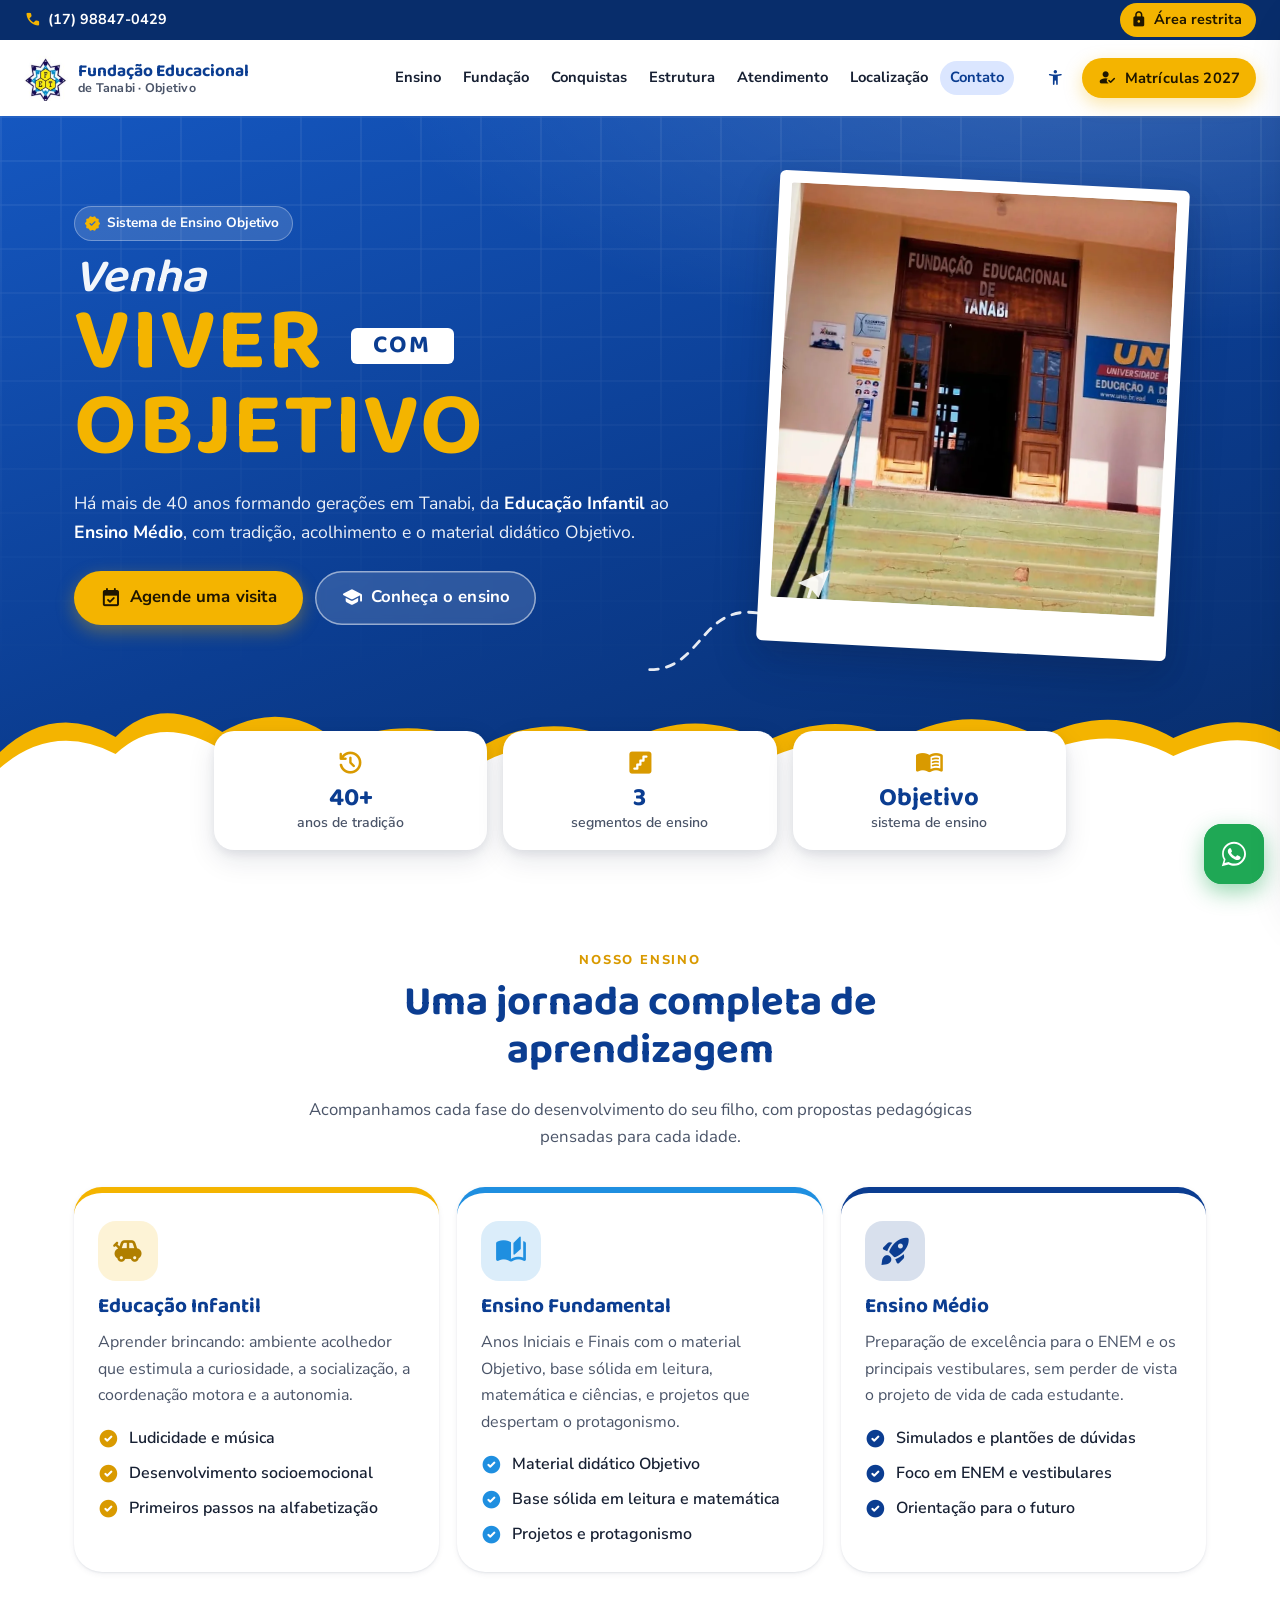
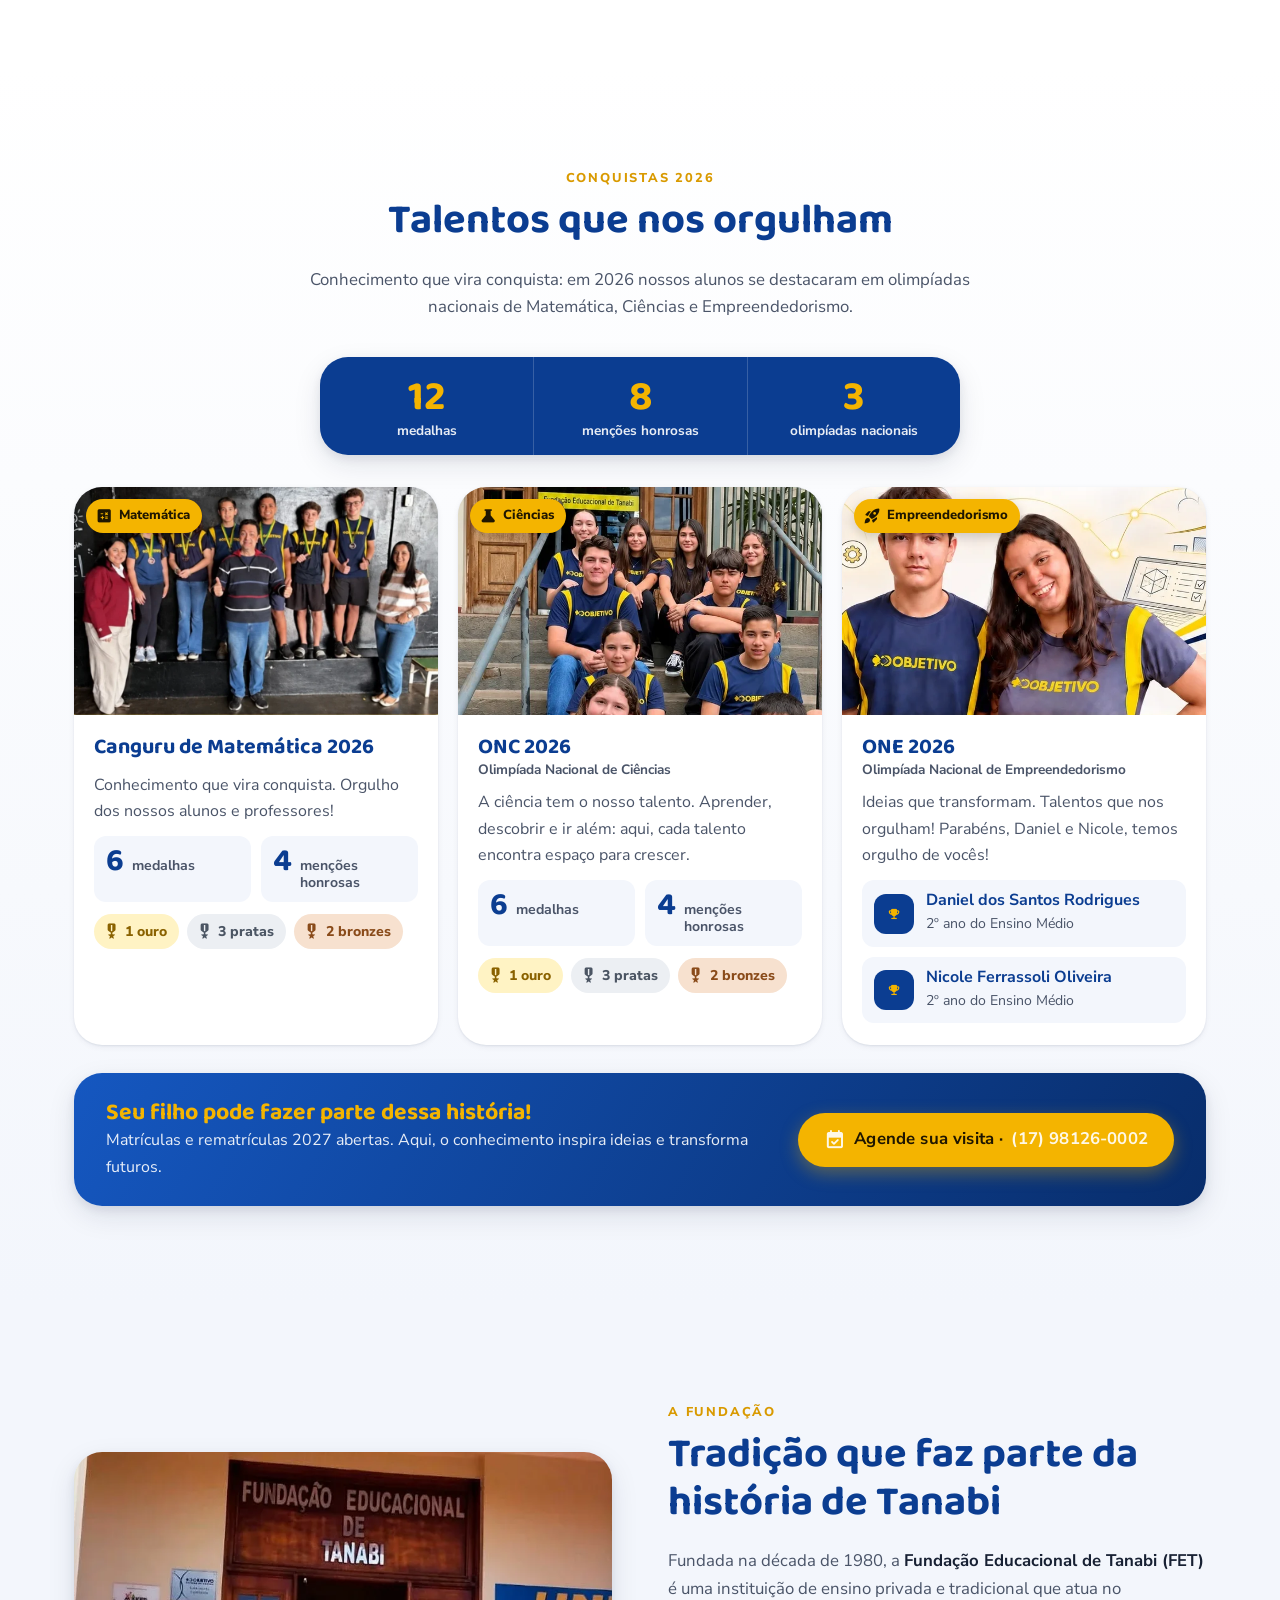
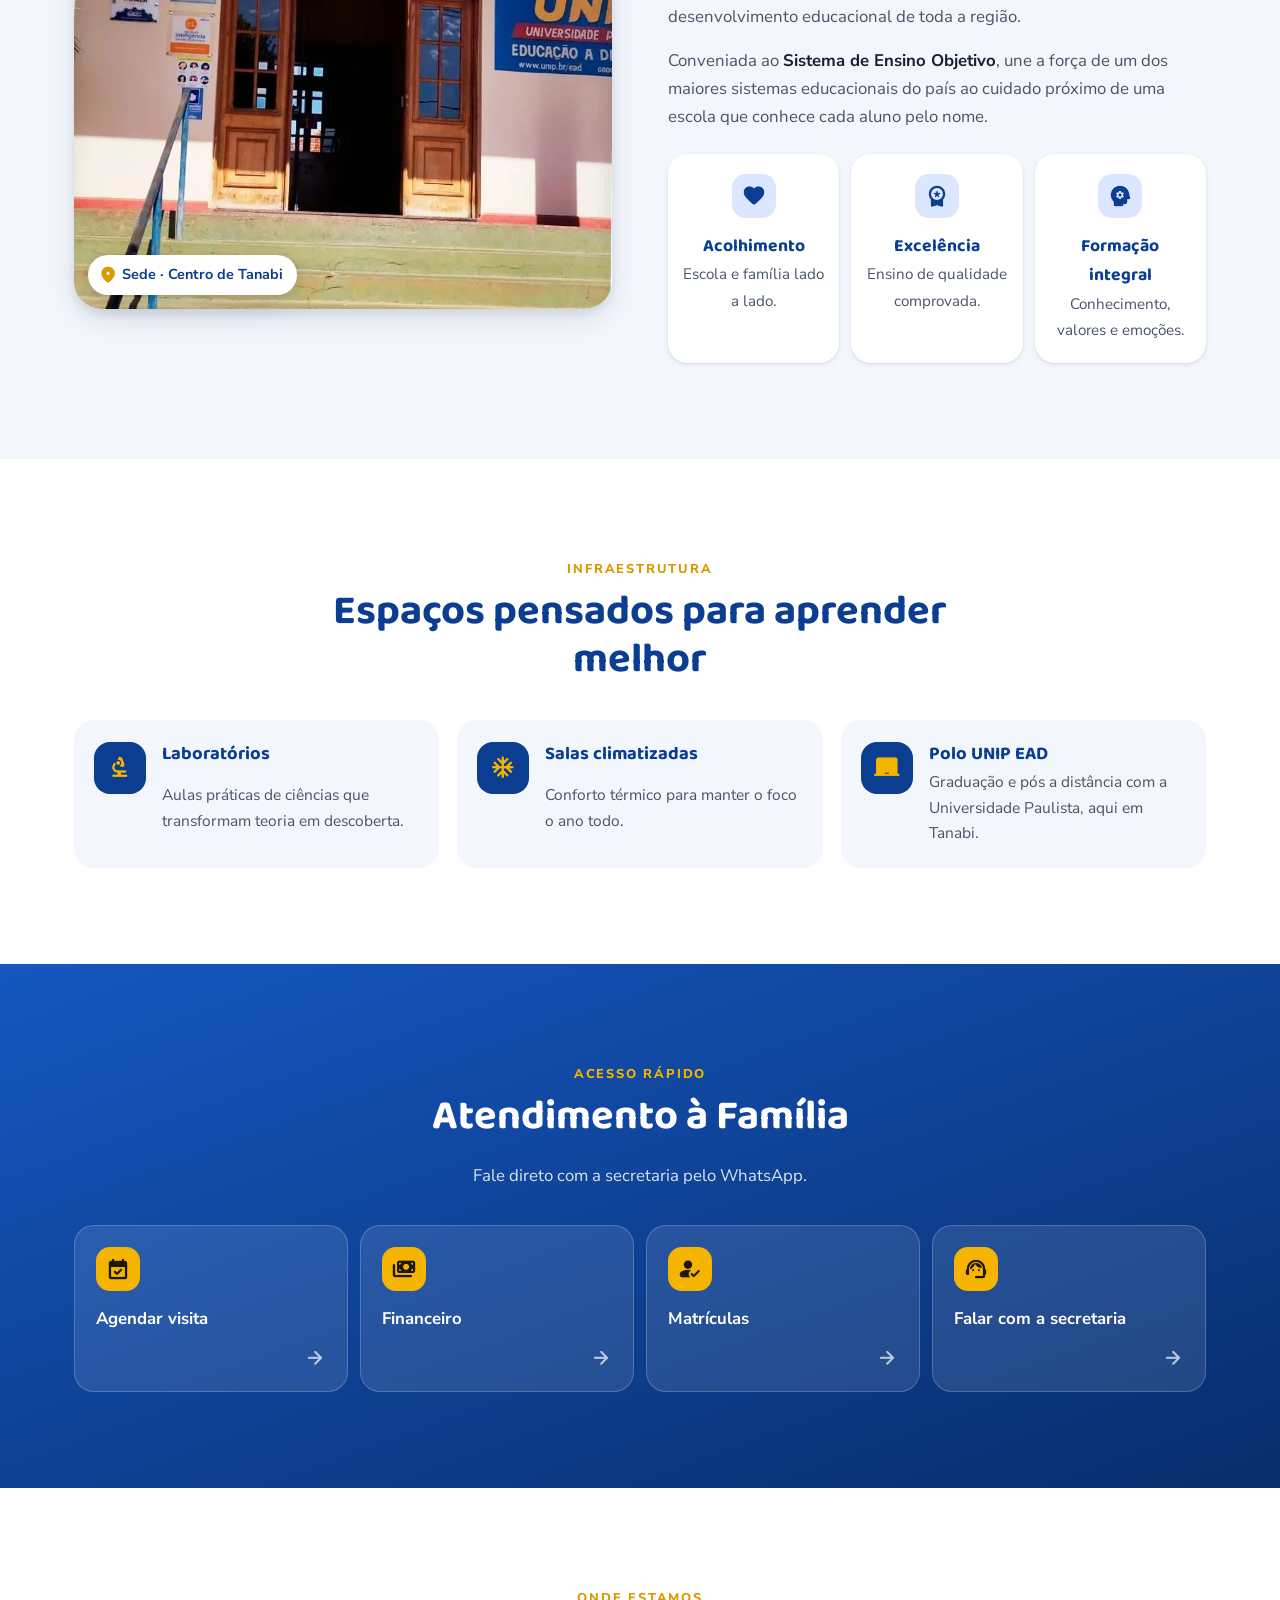
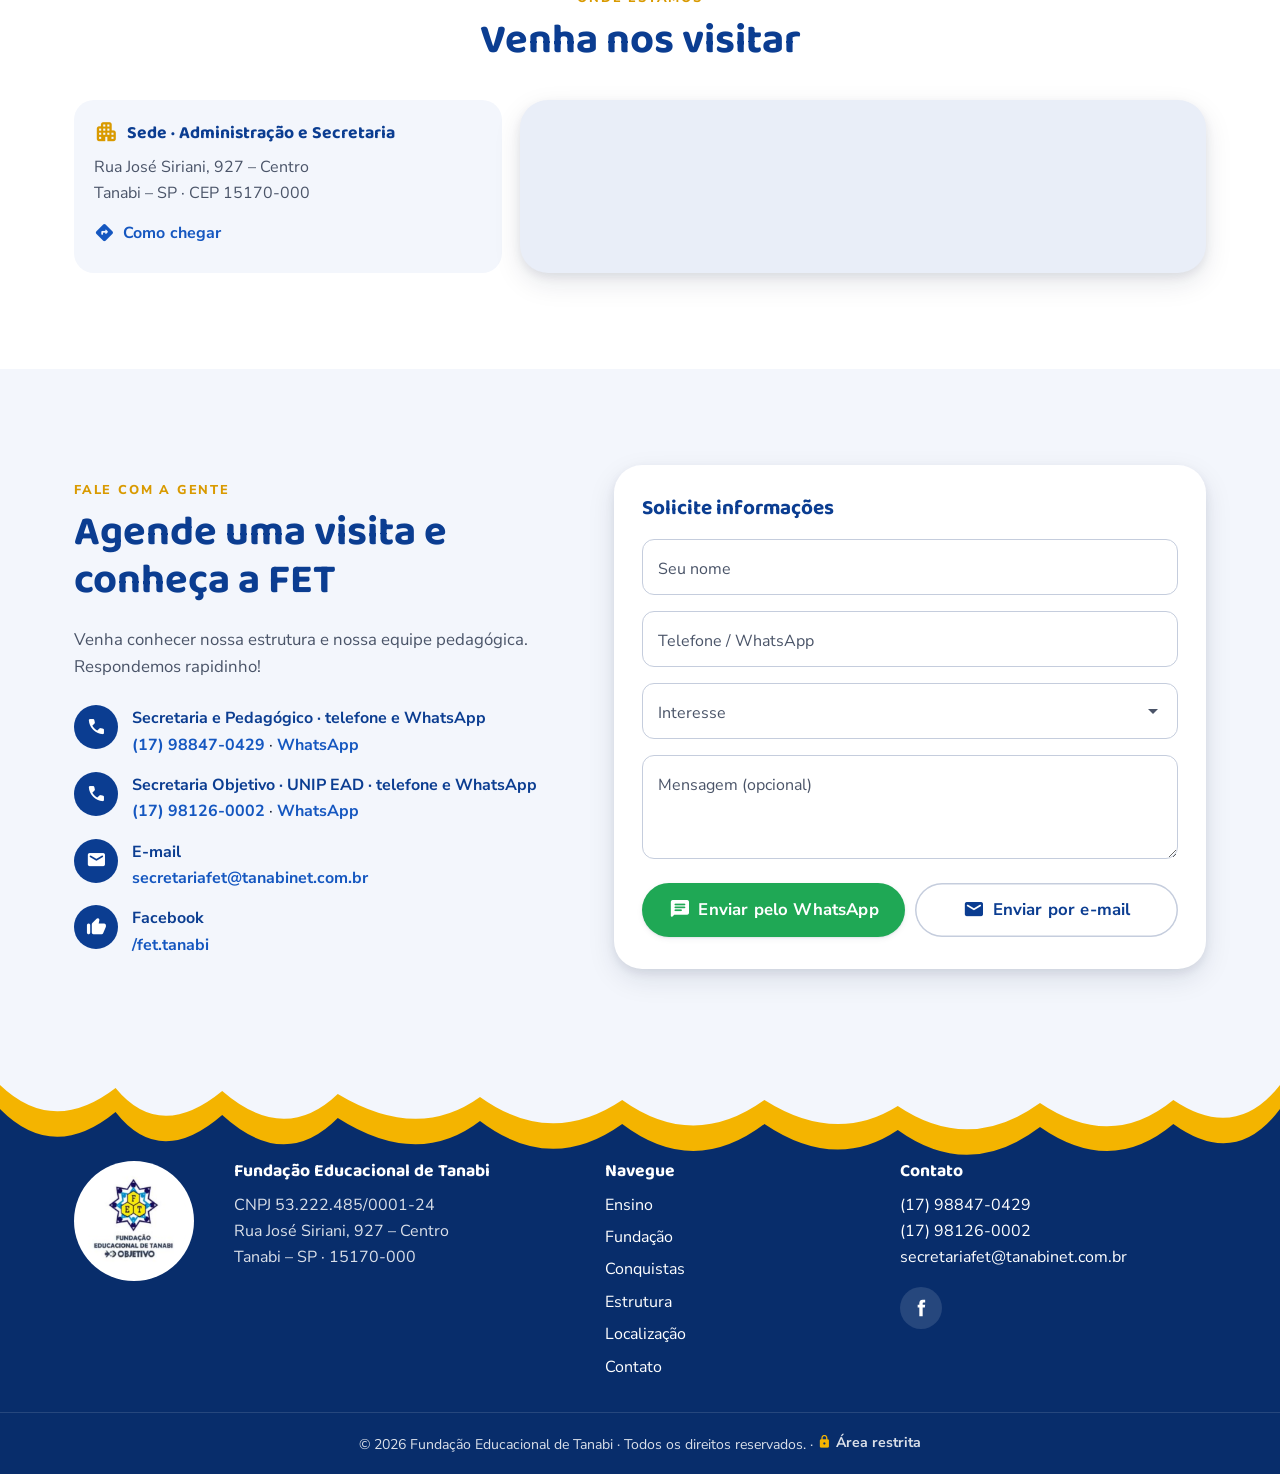
<file: index.html>
<!doctype html>
<html lang="pt-BR">
<head>
  <meta charset="utf-8">
  <meta name="viewport" content="width=device-width, initial-scale=1, viewport-fit=cover">
  <title>Fundação Educacional de Tanabi | Objetivo Tanabi</title>
  <meta name="description" content="Fundação Educacional de Tanabi (FET) – Sistema Objetivo. Educação Infantil, Ensino Fundamental e Ensino Médio em Tanabi/SP. Agende sua visita!">
  <meta name="theme-color" content="#0b3d91">
  <link rel="canonical" href="/">
  <link rel="icon" type="image/png" href="assets/img/favicon.png">
  <link rel="apple-touch-icon" href="assets/img/logo.png">

  <meta property="og:type" content="website">
  <meta property="og:locale" content="pt_BR">
  <meta property="og:title" content="Fundação Educacional de Tanabi | Objetivo">
  <meta property="og:description" content="Venha viver com Objetivo! Educação Infantil, Ensino Fundamental e Ensino Médio em Tanabi/SP.">
  <meta property="og:image" content="assets/img/banner.webp">

  <link rel="preconnect" href="https://fonts.googleapis.com">
  <link rel="preconnect" href="https://fonts.gstatic.com" crossorigin>
  <link href="https://fonts.googleapis.com/css2?family=Baloo+2:wght@600;700;800&family=Nunito+Sans:opsz,wght@6..12,400;6..12,600;6..12,700&display=swap" rel="stylesheet">
  <link href="https://fonts.googleapis.com/css2?family=Material+Symbols+Rounded:opsz,wght,FILL,GRAD@24,500,1,0&display=block" rel="stylesheet">
  <link rel="stylesheet" href="assets/css/style.css?v=dev">

  <script type="application/ld+json">
  {
    "@context": "https://schema.org",
    "@type": "School",
    "name": "Fundação Educacional de Tanabi",
    "alternateName": ["FET", "Objetivo Tanabi", "CET - Centro Educacional de Tanabi"],
    "taxID": "53.222.485/0001-24",
    "email": "secretariafet@tanabinet.com.br",
    "telephone": ["+55-17-98847-0429", "+55-17-98126-0002"],
    "address": {
      "@type": "PostalAddress",
      "streetAddress": "Rua José Siriani, 927 - Centro",
      "addressLocality": "Tanabi",
      "addressRegion": "SP",
      "postalCode": "15170-000",
      "addressCountry": "BR"
    },
    "sameAs": ["https://www.facebook.com/fet.tanabi/"]
  }
  </script>
</head>
<body>
  <a class="skip-link" href="#conteudo">Pular para o conteúdo</a>

  <!-- ===== Barra superior ===== -->
  <div class="utilbar">
    <div class="container utilbar__inner">
      <a class="utilbar__tel" href="https://wa.me/5517988470429" target="_blank" rel="noopener"><span class="ms" aria-hidden="true">call</span> (17) 98847-0429</a>
      <a class="utilbar__restrito" href="restrito/"><span class="ms" aria-hidden="true">lock</span> Área restrita</a>
    </div>
  </div>
  <header class="topbar" id="topo">
    <div class="container topbar__inner">
      <a class="brand" href="#inicio" aria-label="Fundação Educacional de Tanabi – início">
        <img src="assets/img/emblema.png" alt="" width="44" height="45">
        <span class="brand__text">
          <strong>Fundação Educacional</strong>
          <span>de Tanabi · Objetivo</span>
        </span>
      </a>

      <nav class="nav" id="menu" aria-label="Menu principal">
        <a href="#segmentos">Ensino</a>
        <a href="#sobre">Fundação</a>
        <a href="#conquistas">Conquistas</a>
        <a href="#estrutura">Estrutura</a>
        <a href="#atendimento">Atendimento</a>
        <a href="#unidades">Localização</a>
        <a href="#contato">Contato</a>
      </nav>

      <div class="topbar__actions">
        <button class="icon-btn" id="a11yBtn" aria-label="Opções de acessibilidade" aria-expanded="false" aria-controls="a11yPanel">
          <span class="ms" aria-hidden="true">accessibility_new</span>
        </button>
        <a class="btn btn--accent btn--sm hide-sm" href="https://wa.me/5517981260002?text=Ol%C3%A1!%20Gostaria%20de%20informa%C3%A7%C3%B5es%20sobre%20matr%C3%ADculas%202027." target="_blank" rel="noopener">
          <span class="ms" aria-hidden="true">how_to_reg</span> Matrículas 2027
        </a>
        <button class="icon-btn menu-btn" id="menuBtn" aria-label="Abrir menu" aria-expanded="false" aria-controls="drawer">
          <span class="ms" aria-hidden="true">menu</span>
        </button>
      </div>
    </div>

    <div class="a11y-panel" id="a11yPanel" hidden>
      <button class="chip" data-a11y="font-up"><span class="ms" aria-hidden="true">text_increase</span> Aumentar texto</button>
      <button class="chip" data-a11y="font-down"><span class="ms" aria-hidden="true">text_decrease</span> Diminuir texto</button>
      <button class="chip" data-a11y="contrast" aria-pressed="false"><span class="ms" aria-hidden="true">contrast</span> Alto contraste</button>
    </div>
  </header>

  <!-- ===== Gaveta (mobile) ===== -->
  <div class="scrim" id="scrim" hidden></div>
  <aside class="drawer" id="drawer" aria-label="Menu" aria-hidden="true">
    <div class="drawer__head">
      <img src="assets/img/logo.png" alt="Fundação Educacional de Tanabi – Objetivo" width="120" height="120">
    </div>
    <a class="btn btn--accent btn--block" href="https://wa.me/5517981260002?text=Ol%C3%A1!%20Gostaria%20de%20informa%C3%A7%C3%B5es%20sobre%20matr%C3%ADculas%202027." target="_blank" rel="noopener"><span class="ms" aria-hidden="true">how_to_reg</span> Matrículas 2027</a>
    <nav class="drawer__nav">
      <a href="#inicio"><span class="ms" aria-hidden="true">home</span> Início</a>
      <a href="#segmentos"><span class="ms" aria-hidden="true">school</span> Ensino</a>
      <a href="#sobre"><span class="ms" aria-hidden="true">history_edu</span> Fundação</a>
      <a href="#conquistas"><span class="ms" aria-hidden="true">emoji_events</span> Conquistas</a>
      <a href="#estrutura"><span class="ms" aria-hidden="true">science</span> Estrutura</a>
      <a href="#atendimento"><span class="ms" aria-hidden="true">support_agent</span> Atendimento</a>
      <a href="#unidades"><span class="ms" aria-hidden="true">location_on</span> Localização</a>
      <a href="#contato"><span class="ms" aria-hidden="true">chat</span> Contato</a>
      <a href="restrito/"><span class="ms" aria-hidden="true">lock</span> Área restrita</a>
    </nav>
    <a class="btn btn--filled btn--block" href="#contato"><span class="ms" aria-hidden="true">event_available</span> Agende uma visita</a>
  </aside>

  <main id="conteudo">
    <!-- ===== Hero ===== -->
    <section class="hero" id="inicio">
      <div class="container hero__grid">
        <div class="hero__text reveal">
          <span class="pill"><span class="ms" aria-hidden="true">verified</span> Sistema de Ensino Objetivo</span>
          <h1>
            <span class="hero__venha">Venha</span>
            <span class="hero__viver">viver <small>com</small></span>
            <span class="hero__objetivo">Objetivo</span>
          </h1>
          <p class="hero__lead">Há mais de 40 anos formando gerações em Tanabi, da <strong>Educação Infantil</strong> ao <strong>Ensino Médio</strong>, com tradição, acolhimento e o material didático Objetivo.</p>
          <div class="hero__cta">
            <a class="btn btn--accent btn--lg" href="#contato"><span class="ms" aria-hidden="true">event_available</span> Agende uma visita</a>
            <a class="btn btn--tonal-light btn--lg" href="#segmentos"><span class="ms" aria-hidden="true">school</span> Conheça o ensino</a>
          </div>
        </div>
        <div class="hero__art reveal" aria-hidden="true">
          <div class="polaroid">
            <img src="assets/img/fachada.webp" alt="" width="854" height="925">
          </div>
          <svg class="hero__plane" viewBox="0 0 200 120" fill="none">
            <path d="M5 110 C 60 110, 60 40, 120 50 S 170 30, 180 15" stroke="#fff" stroke-width="3" stroke-dasharray="9 9" stroke-linecap="round"/>
            <path d="M162 18 L196 4 L184 34 L176 24 Z" fill="#fff"/>
          </svg>
        </div>
      </div>
      <svg class="clouds" viewBox="0 0 1440 120" preserveAspectRatio="none" aria-hidden="true">
        <path fill="#f4b400" d="M0 70 Q60 20 130 55 Q180 10 250 50 Q320 15 380 60 Q470 30 540 65 Q620 25 700 62 Q780 22 860 60 Q940 25 1010 58 Q1090 18 1170 55 Q1250 20 1320 56 Q1390 28 1440 50 V120 H0Z"/>
        <path fill="var(--surface)" d="M0 86 Q60 40 130 72 Q180 30 250 68 Q320 34 380 78 Q470 48 540 82 Q620 44 700 80 Q780 42 860 78 Q940 44 1010 76 Q1090 38 1170 72 Q1250 40 1320 74 Q1390 46 1440 68 V120 H0Z"/>
      </svg>
    </section>

    <!-- ===== Números ===== -->
    <section class="stats container" aria-label="Destaques">
      <div class="stat reveal"><span class="ms" aria-hidden="true">history</span><strong>40+</strong><span>anos de tradição</span></div>
      <div class="stat reveal"><span class="ms" aria-hidden="true">stairs</span><strong>3</strong><span>segmentos de ensino</span></div>
      <div class="stat reveal"><span class="ms" aria-hidden="true">menu_book</span><strong>Objetivo</strong><span>sistema de ensino</span></div>
    </section>

    <!-- ===== Segmentos ===== -->
    <section class="section" id="segmentos">
      <div class="container">
        <header class="section__head reveal">
          <span class="eyebrow">Nosso ensino</span>
          <h2>Uma jornada completa de aprendizagem</h2>
          <p>Acompanhamos cada fase do desenvolvimento do seu filho, com propostas pedagógicas pensadas para cada idade.</p>
        </header>

        <div class="cards">
          <article class="card card--infantil reveal">
            <div class="card__icon"><span class="ms" aria-hidden="true">toys</span></div>
            <h3>Educação Infantil</h3>
            <p>Aprender brincando: ambiente acolhedor que estimula a curiosidade, a socialização, a coordenação motora e a autonomia.</p>
            <ul class="checks">
              <li>Ludicidade e música</li>
              <li>Desenvolvimento socioemocional</li>
              <li>Primeiros passos na alfabetização</li>
            </ul>
          </article>

          <article class="card card--fund reveal">
            <div class="card__icon"><span class="ms" aria-hidden="true">auto_stories</span></div>
            <h3>Ensino Fundamental</h3>
            <p>Anos Iniciais e Finais com o material Objetivo, base sólida em leitura, matemática e ciências, e projetos que despertam o protagonismo.</p>
            <ul class="checks">
              <li>Material didático Objetivo</li>
              <li>Base sólida em leitura e matemática</li>
              <li>Projetos e protagonismo</li>
            </ul>
          </article>

          <article class="card card--medio reveal">
            <div class="card__icon"><span class="ms" aria-hidden="true">rocket_launch</span></div>
            <h3>Ensino Médio</h3>
            <p>Preparação de excelência para o ENEM e os principais vestibulares, sem perder de vista o projeto de vida de cada estudante.</p>
            <ul class="checks">
              <li>Simulados e plantões de dúvidas</li>
              <li>Foco em ENEM e vestibulares</li>
              <li>Orientação para o futuro</li>
            </ul>
          </article>
        </div>
      </div>
    </section>

    <!-- ===== Conquistas ===== -->
    <section class="section conquistas" id="conquistas" aria-labelledby="conqTitulo">
      <div class="container">
        <header class="section__head reveal">
          <span class="eyebrow">Conquistas 2026</span>
          <h2 id="conqTitulo">Talentos que nos orgulham</h2>
          <p>Conhecimento que vira conquista: em 2026 nossos alunos se destacaram em olimpíadas nacionais de Matemática, Ciências e Empreendedorismo.</p>
        </header>

        <div class="conq-resumo reveal" aria-label="Resumo das conquistas">
          <div><strong>12</strong><span>medalhas</span></div>
          <div><strong>8</strong><span>menções honrosas</span></div>
          <div><strong>3</strong><span>olimpíadas nacionais</span></div>
        </div>

        <div class="conq-grid">
          <article class="conq reveal">
            <figure class="conq__foto">
              <img src="assets/img/conquista-canguru.webp" alt="Alunos medalhistas do Canguru de Matemática 2026 com medalhas no peito, ao lado de professores da Fundação" width="962" height="572" loading="lazy">
              <figcaption class="conq__selo"><span class="ms" aria-hidden="true">calculate</span> Matemática</figcaption>
            </figure>
            <div class="conq__corpo">
              <h3>Canguru de Matemática 2026</h3>
              <p class="conq__frase">Conhecimento que vira conquista. Orgulho dos nossos alunos e professores!</p>
              <div class="conq__numeros">
                <div><strong>6</strong><span>medalhas</span></div>
                <div><strong>4</strong><span>menções honrosas</span></div>
              </div>
              <ul class="medalhas" aria-label="Medalhas por tipo">
                <li class="m-ouro"><span class="ms" aria-hidden="true">military_tech</span> 1 ouro</li>
                <li class="m-prata"><span class="ms" aria-hidden="true">military_tech</span> 3 pratas</li>
                <li class="m-bronze"><span class="ms" aria-hidden="true">military_tech</span> 2 bronzes</li>
              </ul>
            </div>
          </article>

          <article class="conq reveal">
            <figure class="conq__foto">
              <img src="assets/img/conquista-onc.webp" alt="Alunos premiados na Olimpíada Nacional de Ciências 2026 sentados na escadaria da Fundação, com uniforme do Objetivo" width="664" height="892" loading="lazy">
              <figcaption class="conq__selo"><span class="ms" aria-hidden="true">science</span> Ciências</figcaption>
            </figure>
            <div class="conq__corpo">
              <h3>ONC 2026 <small>Olimpíada Nacional de Ciências</small></h3>
              <p class="conq__frase">A ciência tem o nosso talento. Aprender, descobrir e ir além: aqui, cada talento encontra espaço para crescer.</p>
              <div class="conq__numeros">
                <div><strong>6</strong><span>medalhas</span></div>
                <div><strong>4</strong><span>menções honrosas</span></div>
              </div>
              <ul class="medalhas" aria-label="Medalhas por tipo">
                <li class="m-ouro"><span class="ms" aria-hidden="true">military_tech</span> 1 ouro</li>
                <li class="m-prata"><span class="ms" aria-hidden="true">military_tech</span> 3 pratas</li>
                <li class="m-bronze"><span class="ms" aria-hidden="true">military_tech</span> 2 bronzes</li>
              </ul>
            </div>
          </article>

          <article class="conq reveal">
            <figure class="conq__foto">
              <img src="assets/img/conquista-one.webp" alt="Daniel dos Santos Rodrigues e Nicole Ferrassoli Oliveira, alunos do 2º ano do Ensino Médio, com uniforme do Objetivo" width="820" height="434" loading="lazy">
              <figcaption class="conq__selo"><span class="ms" aria-hidden="true">rocket_launch</span> Empreendedorismo</figcaption>
            </figure>
            <div class="conq__corpo">
              <h3>ONE 2026 <small>Olimpíada Nacional de Empreendedorismo</small></h3>
              <p class="conq__frase">Ideias que transformam. Talentos que nos orgulham! Parabéns, Daniel e Nicole, temos orgulho de vocês!</p>
              <ul class="destaques">
                <li><span class="ms" aria-hidden="true">emoji_events</span><div><strong>Daniel dos Santos Rodrigues</strong><span>2º ano do Ensino Médio</span></div></li>
                <li><span class="ms" aria-hidden="true">emoji_events</span><div><strong>Nicole Ferrassoli Oliveira</strong><span>2º ano do Ensino Médio</span></div></li>
              </ul>
            </div>
          </article>
        </div>

        <div class="conq-cta reveal">
          <div>
            <strong>Seu filho pode fazer parte dessa história!</strong>
            <span>Matrículas e rematrículas 2027 abertas. Aqui, o conhecimento inspira ideias e transforma futuros.</span>
          </div>
          <a class="btn btn--accent btn--lg" href="https://wa.me/5517981260002?text=Ol%C3%A1!%20Vi%20as%20conquistas%20no%20site%20e%20gostaria%20de%20agendar%20uma%20visita%20%2F%20informa%C3%A7%C3%B5es%20sobre%20matr%C3%ADculas%202027." target="_blank" rel="noopener"><span class="ms" aria-hidden="true">event_available</span> Agende sua visita · <span style="white-space:nowrap">(17) 98126-0002</span></a>
        </div>
      </div>
    </section>

    <!-- ===== Sobre ===== -->
    <section class="section section--tint" id="sobre">
      <div class="container split">
        <figure class="split__media reveal">
          <img src="assets/img/fachada.webp" alt="Entrada do prédio da Fundação Educacional de Tanabi, com portas de madeira e escadaria" width="854" height="925" loading="lazy">
          <figcaption><span class="ms" aria-hidden="true">location_on</span> Sede · Centro de Tanabi</figcaption>
        </figure>
        <div class="split__text reveal">
          <span class="eyebrow">A Fundação</span>
          <h2>Tradição que faz parte da história de Tanabi</h2>
          <p>Fundada na década de 1980, a <strong>Fundação Educacional de Tanabi (FET)</strong> é uma instituição de ensino privada e tradicional que atua no desenvolvimento educacional de toda a região.</p>
          <p>Conveniada ao <strong>Sistema de Ensino Objetivo</strong>, une a força de um dos maiores sistemas educacionais do país ao cuidado próximo de uma escola que conhece cada aluno pelo nome.</p>
          <div class="values">
            <div class="value"><span class="ms" aria-hidden="true">favorite</span><div><strong>Acolhimento</strong><span>Escola e família lado a lado.</span></div></div>
            <div class="value"><span class="ms" aria-hidden="true">workspace_premium</span><div><strong>Excelência</strong><span>Ensino de qualidade comprovada.</span></div></div>
            <div class="value"><span class="ms" aria-hidden="true">psychology</span><div><strong>Formação integral</strong><span>Conhecimento, valores e emoções.</span></div></div>
          </div>
        </div>
      </div>
    </section>

    <!-- ===== Estrutura ===== -->
    <section class="section" id="estrutura">
      <div class="container">
        <header class="section__head reveal">
          <span class="eyebrow">Infraestrutura</span>
          <h2>Espaços pensados para aprender melhor</h2>
        </header>
        <div class="features">
          <div class="feature reveal"><span class="ms" aria-hidden="true">biotech</span><h3>Laboratórios</h3><p>Aulas práticas de ciências que transformam teoria em descoberta.</p></div>
          <div class="feature reveal"><span class="ms" aria-hidden="true">ac_unit</span><h3>Salas climatizadas</h3><p>Conforto térmico para manter o foco o ano todo.</p></div>
          <div class="feature reveal"><span class="ms" aria-hidden="true">laptop_chromebook</span><h3>Polo UNIP EAD</h3><p>Graduação e pós a distância com a Universidade Paulista, aqui em Tanabi.</p></div>
        </div>
      </div>
    </section>

    <!-- ===== Atendimento ===== -->
    <section class="section section--blue" id="atendimento">
      <div class="container">
        <header class="section__head section__head--light reveal">
          <span class="eyebrow">Acesso rápido</span>
          <h2>Atendimento à Família</h2>
          <p>Fale direto com a secretaria pelo WhatsApp.</p>
        </header>
        <div class="quick">
          <a class="quick__item reveal" href="https://wa.me/5517981260002?text=Ol%C3%A1!%20Gostaria%20de%20informa%C3%A7%C3%B5es%20sobre%20matr%C3%ADculas%202027." target="_blank" rel="noopener"><span class="ms" aria-hidden="true">event_available</span><strong>Agendar visita</strong><span class="ms quick__go" aria-hidden="true">arrow_forward</span></a>
          <a class="quick__item reveal" href="#contato" data-wa="Olá! Gostaria de informações sobre o financeiro / 2ª via de boleto."><span class="ms" aria-hidden="true">payments</span><strong>Financeiro</strong><span class="ms quick__go" aria-hidden="true">arrow_forward</span></a>
          <a class="quick__item reveal" href="#contato" data-wa="Olá! Gostaria de informações sobre matrículas."><span class="ms" aria-hidden="true">how_to_reg</span><strong>Matrículas</strong><span class="ms quick__go" aria-hidden="true">arrow_forward</span></a>
          <a class="quick__item reveal" href="#contato" data-wa="Olá! Vim pelo site e gostaria de falar com a secretaria."><span class="ms" aria-hidden="true">support_agent</span><strong>Falar com a secretaria</strong><span class="ms quick__go" aria-hidden="true">arrow_forward</span></a>
        </div>
      </div>
    </section>

    <!-- ===== Unidades ===== -->
    <section class="section" id="unidades">
      <div class="container">
        <header class="section__head reveal">
          <span class="eyebrow">Onde estamos</span>
          <h2>Venha nos visitar</h2>
        </header>


        <div class="map-grid">
          <div class="units">
            <article class="unit reveal">
              <h3><span class="ms" aria-hidden="true">apartment</span> Sede · Administração e Secretaria</h3>
              <p>Rua José Siriani, 927 – Centro<br>Tanabi – SP · CEP 15170-000</p>
              <a class="btn btn--text" href="https://www.google.com/maps/dir/?api=1&amp;destination=Rua+Jos%C3%A9+Siriani%2C+927%2C+Tanabi+-+SP" target="_blank" rel="noopener"><span class="ms" aria-hidden="true">directions</span> Como chegar</a>
            </article>
          </div>
          <div class="map reveal" id="mapa">
            <iframe id="mapFrame" title="Mapa da unidade da Fundação Educacional de Tanabi" loading="lazy" referrerpolicy="no-referrer-when-downgrade"
              src="https://www.google.com/maps?q=Rua+Jos%C3%A9+Siriani%2C+927+-+Centro%2C+Tanabi+-+SP&amp;output=embed"></iframe>
          </div>
        </div>
      </div>
    </section>

    <!-- ===== Contato ===== -->
    <section class="section section--tint" id="contato">
      <div class="container split split--form">
        <div class="split__text reveal">
          <span class="eyebrow">Fale com a gente</span>
          <h2>Agende uma visita e conheça a FET</h2>
          <p>Venha conhecer nossa estrutura e nossa equipe pedagógica. Respondemos rapidinho!</p>
          <ul class="contact-list">
            <li><span class="ms" aria-hidden="true">call</span><div><strong>Secretaria e Pedagógico · telefone e WhatsApp</strong>
              <a href="tel:+5517988470429">(17) 98847-0429</a> · <a class="wa-inline" href="https://wa.me/5517988470429" target="_blank" rel="noopener">WhatsApp</a></div></li>
            <li><span class="ms" aria-hidden="true">call</span><div><strong>Secretaria Objetivo · UNIP EAD · telefone e WhatsApp</strong>
              <a href="tel:+5517981260002">(17) 98126-0002</a> · <a class="wa-inline" href="https://wa.me/5517981260002" target="_blank" rel="noopener">WhatsApp</a></div></li>
            <li><span class="ms" aria-hidden="true">mail</span><div><strong>E-mail</strong>
              <a href="mailto:secretariafet@tanabinet.com.br">secretariafet@tanabinet.com.br</a></div></li>
            <li><span class="ms" aria-hidden="true">thumb_up</span><div><strong>Facebook</strong>
              <a href="https://www.facebook.com/fet.tanabi/" target="_blank" rel="noopener">/fet.tanabi</a></div></li>
          </ul>
        </div>

        <form class="form reveal" id="contactForm" novalidate>
          <h3>Solicite informações</h3>
          <div class="field">
            <input id="f-nome" name="nome" type="text" placeholder=" " autocomplete="name" required>
            <label for="f-nome">Seu nome</label>
          </div>
          <div class="field">
            <input id="f-tel" name="telefone" type="tel" placeholder=" " autocomplete="tel" inputmode="tel" required>
            <label for="f-tel">Telefone / WhatsApp</label>
          </div>
          <div class="field">
            <select id="f-seg" name="segmento" required>
              <option value="" selected disabled></option>
              <option>Educação Infantil</option>
              <option>Ensino Fundamental – Anos Iniciais</option>
              <option>Ensino Fundamental – Anos Finais</option>
              <option>Ensino Médio</option>
              <option>Polo UNIP EAD</option>
            </select>
            <label for="f-seg">Interesse</label>
          </div>
          <div class="field">
            <textarea id="f-msg" name="mensagem" rows="3" placeholder=" "></textarea>
            <label for="f-msg">Mensagem (opcional)</label>
          </div>
          <p class="form__error" id="formError" role="alert" hidden>Preencha nome, telefone e interesse.</p>
          <div class="form__actions">
            <button class="btn btn--whats btn--lg" type="submit" name="via" value="whats"><span class="ms" aria-hidden="true">chat</span> Enviar pelo WhatsApp</button>
            <button class="btn btn--outlined btn--lg" type="submit" name="via" value="email"><span class="ms" aria-hidden="true">mail</span> Enviar por e-mail</button>
          </div>
        </form>
      </div>
    </section>
  </main>

  <!-- ===== Rodapé ===== -->
  <footer class="footer">
    <svg class="clouds clouds--top" viewBox="0 0 1440 80" preserveAspectRatio="none" aria-hidden="true">
      <path fill="#f4b400" d="M0 0 H1440 V30 Q1390 70 1320 40 Q1250 75 1170 42 Q1090 78 1010 44 Q940 72 860 40 Q780 76 700 40 Q620 74 540 38 Q470 70 380 36 Q320 72 250 34 Q180 70 130 32 Q60 66 0 30Z"/>
      <path fill="var(--surface-tint)" d="M0 0 H1440 V14 Q1390 52 1320 24 Q1250 58 1170 26 Q1090 60 1010 28 Q940 54 860 24 Q780 58 700 24 Q620 56 540 22 Q470 52 380 20 Q320 54 250 18 Q180 52 130 16 Q60 48 0 14Z"/>
    </svg>
    <div class="container footer__grid">
      <div>
        <img class="footer__logo" src="assets/img/logo.png" alt="Fundação Educacional de Tanabi – Objetivo" width="140" height="140" loading="lazy">
      </div>
      <div>
        <h4>Fundação Educacional de Tanabi</h4>
        <p>CNPJ 53.222.485/0001-24<br>Rua José Siriani, 927 – Centro<br>Tanabi – SP · 15170-000</p>
      </div>
      <div>
        <h4>Navegue</h4>
        <ul class="footer__links">
          <li><a href="#segmentos">Ensino</a></li>
          <li><a href="#sobre">Fundação</a></li>
          <li><a href="#conquistas">Conquistas</a></li>
          <li><a href="#estrutura">Estrutura</a></li>
          <li><a href="#unidades">Localização</a></li>
          <li><a href="#contato">Contato</a></li>
        </ul>
      </div>
      <div>
        <h4>Contato</h4>
        <p><a href="tel:+5517988470429">(17) 98847-0429</a><br><a href="tel:+5517981260002">(17) 98126-0002</a><br><a href="mailto:secretariafet@tanabinet.com.br">secretariafet@tanabinet.com.br</a></p>
        <a class="social" href="https://www.facebook.com/fet.tanabi/" target="_blank" rel="noopener" aria-label="Facebook da FET">
          <svg viewBox="0 0 24 24" width="20" height="20" aria-hidden="true"><path fill="currentColor" d="M14 8V6.5c0-.7.5-1 1-1h2V2h-3c-3 0-4 2-4 4.3V8H8v3.5h2V22h4V11.5h2.6L17 8z"/></svg>
        </a>
      </div>
    </div>
    <div class="footer__bottom">
      <p>© <span id="ano">2026</span> Fundação Educacional de Tanabi · Todos os direitos reservados. · <a class="link-restrito" href="restrito/"><span class="ms" aria-hidden="true">lock</span> Área restrita</a></p>
    </div>
  </footer>

  <!-- ===== Botões flutuantes ===== -->
  <a class="fab-whats" id="fabWhats" href="#contato" aria-label="Fale conosco pelo WhatsApp" data-wa="Olá! Vim pelo site e gostaria de mais informações.">
    <svg viewBox="0 0 32 32" width="30" height="30" aria-hidden="true"><path fill="currentColor" d="M16 3C9 3 3.3 8.6 3.3 15.6c0 2.3.6 4.5 1.8 6.4L3 29l7.2-1.9c1.8 1 3.8 1.5 5.9 1.5 7 0 12.7-5.6 12.7-12.6S23 3 16 3zm0 23.2c-1.9 0-3.8-.5-5.4-1.5l-.4-.2-4.3 1.1 1.1-4.1-.3-.4c-1.1-1.7-1.6-3.6-1.6-5.5C5.1 9.8 10 5 16 5s10.8 4.8 10.8 10.6S22 26.2 16 26.2zm5.9-7.9c-.3-.2-1.9-.9-2.2-1s-.5-.2-.7.2-.8 1-1 1.2-.4.2-.7.1a8.7 8.7 0 0 1-4.4-3.8c-.3-.6.3-.5.9-1.7.1-.2 0-.4 0-.5l-1-2.4c-.3-.6-.5-.5-.7-.5h-.6c-.2 0-.6.1-.9.4-.3.3-1.2 1.1-1.2 2.8s1.2 3.2 1.4 3.5c.2.2 2.4 3.6 5.8 5 2.1.9 3 1 4 .8.7-.1 1.9-.8 2.2-1.5.3-.8.3-1.4.2-1.5-.1-.2-.3-.3-.6-.4z"/></svg>
  </a>
  <button class="fab-top" id="fabTop" aria-label="Voltar ao topo" hidden><span class="ms" aria-hidden="true">arrow_upward</span></button>

  <script src="assets/js/main.js?v=dev" defer></script>
</body>
</html>
</file>
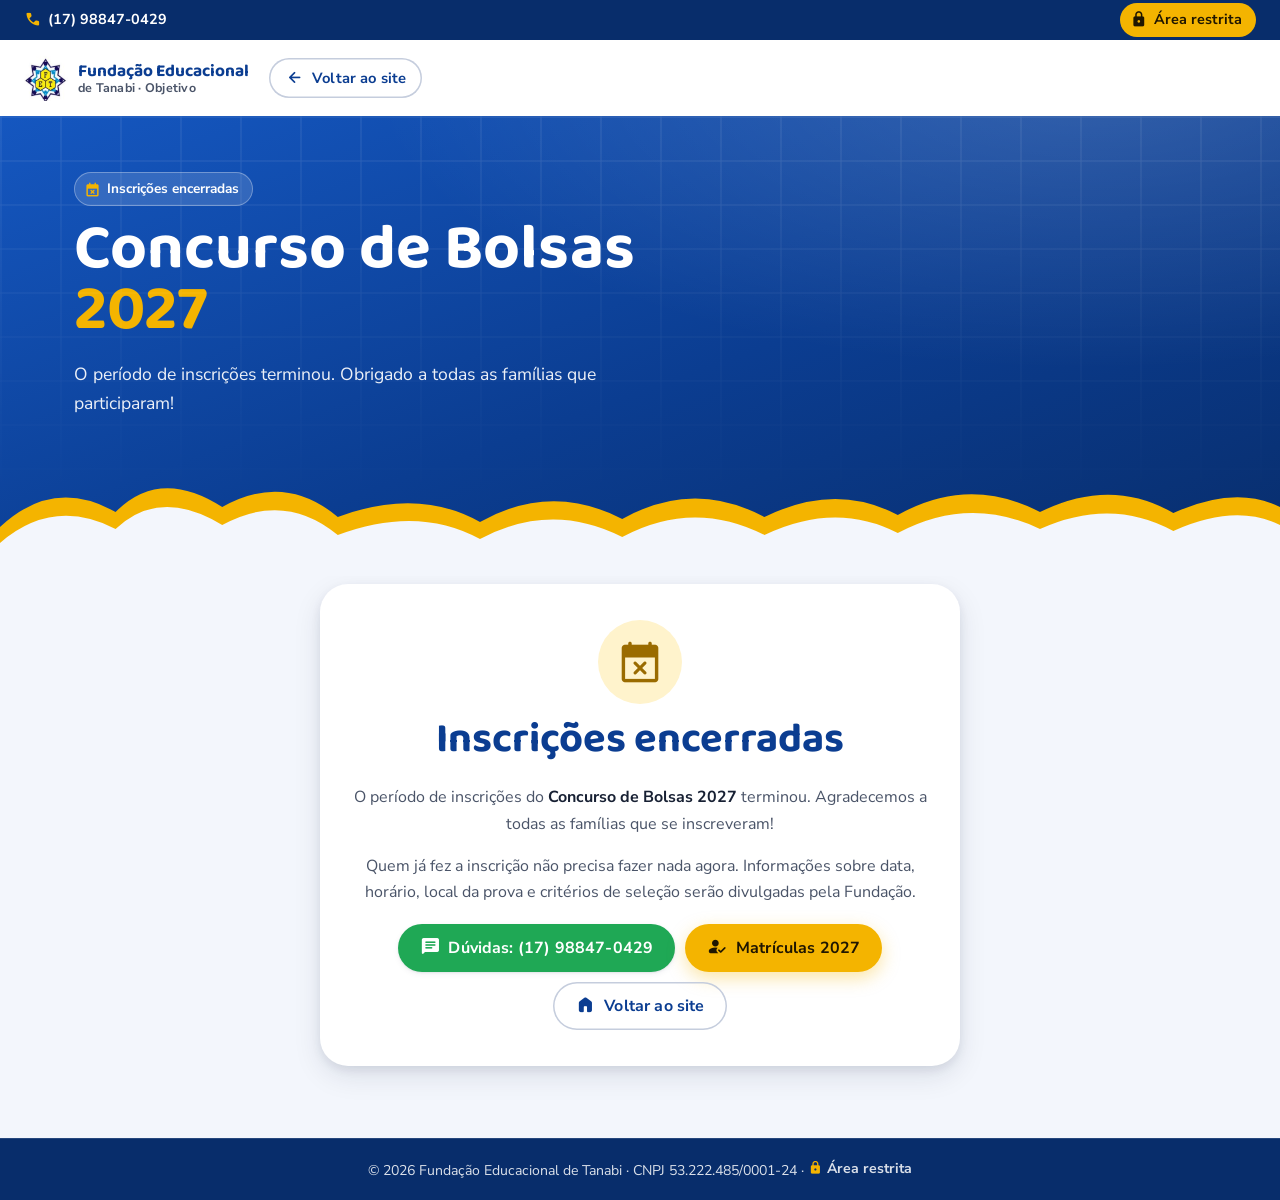
<file: concurso-de-bolsas.html>
<!doctype html>
<html lang="pt-BR">
<head>
  <meta charset="utf-8">
  <meta name="viewport" content="width=device-width, initial-scale=1, viewport-fit=cover">
  <title>Concurso de Bolsas 2027 | Fundação Educacional de Tanabi</title>
  <meta name="description" content="As inscrições do Concurso de Bolsas 2027 da Fundação Educacional de Tanabi estão encerradas.">
  <meta name="robots" content="noindex">
  <meta name="theme-color" content="#0b3d91">
  <link rel="icon" type="image/png" href="assets/img/favicon.png">
  <meta property="og:title" content="Concurso de Bolsas 2027 – Fundação Educacional de Tanabi">
  <meta property="og:description" content="Inscreva-se on-line no Concurso de Bolsas 2027.">
  <meta property="og:image" content="assets/img/banner.webp">

  <link rel="preconnect" href="https://fonts.googleapis.com">
  <link rel="preconnect" href="https://fonts.gstatic.com" crossorigin>
  <link href="https://fonts.googleapis.com/css2?family=Baloo+2:wght@600;700;800&family=Nunito+Sans:opsz,wght@6..12,400;6..12,600;6..12,700&display=swap" rel="stylesheet">
  <link href="https://fonts.googleapis.com/css2?family=Material+Symbols+Rounded:opsz,wght,FILL,GRAD@24,500,1,0&display=block" rel="stylesheet">
  <link rel="stylesheet" href="assets/css/style.css?v=dev">
</head>
<body class="page-bolsas">

  <div class="utilbar">
    <div class="container utilbar__inner">
      <a class="utilbar__tel" href="https://wa.me/5517988470429" target="_blank" rel="noopener"><span class="ms" aria-hidden="true">call</span> (17) 98847-0429</a>
      <a class="utilbar__restrito" href="restrito/"><span class="ms" aria-hidden="true">lock</span> Área restrita</a>
    </div>
  </div>
  <header class="topbar" id="topo">
    <div class="container topbar__inner">
      <a class="brand" href="index.html" aria-label="Fundação Educacional de Tanabi – página inicial">
        <img src="assets/img/emblema.png" alt="" width="44" height="45">
        <span class="brand__text">
          <strong>Fundação Educacional</strong>
          <span>de Tanabi · Objetivo</span>
        </span>
      </a>
      <div class="topbar__actions">
        <a class="btn btn--outlined btn--sm" href="index.html"><span class="ms" aria-hidden="true">arrow_back</span> <span class="hide-xs">Voltar ao site</span></a>
      </div>
    </div>
  </header>

  <main>
    <section class="hero hero--compact">
      <div class="container">
        <span class="pill"><span class="ms" aria-hidden="true">event_busy</span> Inscrições encerradas</span>
        <h1 class="page-title">Concurso de Bolsas <span>2027</span></h1>
        <p class="hero__lead">O período de inscrições terminou. Obrigado a todas as famílias que participaram!</p>
      </div>
      <svg class="clouds" viewBox="0 0 1440 120" preserveAspectRatio="none" aria-hidden="true">
        <path fill="#f4b400" d="M0 70 Q60 20 130 55 Q180 10 250 50 Q320 15 380 60 Q470 30 540 65 Q620 25 700 62 Q780 22 860 60 Q940 25 1010 58 Q1090 18 1170 55 Q1250 20 1320 56 Q1390 28 1440 50 V120 H0Z"/>
        <path fill="var(--surface-tint)" d="M0 86 Q60 40 130 72 Q180 30 250 68 Q320 34 380 78 Q470 48 540 82 Q620 44 700 80 Q780 42 860 78 Q940 44 1010 76 Q1090 38 1170 72 Q1250 40 1320 74 Q1390 46 1440 68 V120 H0Z"/>
      </svg>
    </section>

    <section class="bolsas">
      <div class="container">
        <div class="encerrado">
          <div class="encerrado__icone"><span class="ms" aria-hidden="true">event_busy</span></div>
          <h2>Inscrições encerradas</h2>
          <p>O período de inscrições do <strong>Concurso de Bolsas 2027</strong> terminou. Agradecemos a todas as famílias que se inscreveram!</p>
          <p>Quem já fez a inscrição não precisa fazer nada agora. Informações sobre data, horário, local da prova e critérios de seleção serão divulgadas pela Fundação.</p>
          <div class="encerrado__acoes">
            <a class="btn btn--whats" href="https://wa.me/5517988470429" target="_blank" rel="noopener"><span class="ms" aria-hidden="true">chat</span> Dúvidas: (17) 98847-0429</a>
            <a class="btn btn--accent" href="https://wa.me/5517981260002?text=Ol%C3%A1!%20Gostaria%20de%20informa%C3%A7%C3%B5es%20sobre%20matr%C3%ADculas%202027." target="_blank" rel="noopener"><span class="ms" aria-hidden="true">how_to_reg</span> Matrículas 2027</a>
            <a class="btn btn--outlined" href="index.html"><span class="ms" aria-hidden="true">home</span> Voltar ao site</a>
          </div>
        </div>
      </div>
    </section>
  </main>

  <footer class="footer footer--slim">
    <div class="footer__bottom">
      <p>© <span id="ano">2026</span> Fundação Educacional de Tanabi · CNPJ 53.222.485/0001-24 · <a class="link-restrito" href="restrito/"><span class="ms" aria-hidden="true">lock</span> Área restrita</a></p>
    </div>
  </footer>

</body>
</html>
</file>
<file: assets/css/style.css>
/* =========================================================
   Fundação Educacional de Tanabi — estilo (Material 3 inspired)
   ========================================================= */
:root {
  --primary: #0b3d91;
  --primary-700: #082d6b;
  --primary-500: #1557c0;
  --on-primary: #ffffff;
  --primary-container: #dbe6ff;
  --accent: #f4b400;
  --accent-700: #d99a00;
  --on-accent: #1f1600;
  --surface: #ffffff;
  --surface-tint: #f3f6fc;
  --surface-2: #e9eef8;
  --on-surface: #172033;
  --on-surface-var: #4a5468;
  --outline: #c5cddd;
  --whats: #1fa855;

  --radius-s: 12px;
  --radius-m: 20px;
  --radius-l: 28px;
  --elev-1: 0 1px 2px rgba(16, 30, 60, .08), 0 2px 6px rgba(16, 30, 60, .06);
  --elev-2: 0 4px 10px rgba(16, 30, 60, .08), 0 10px 28px rgba(16, 30, 60, .10);
  --elev-3: 0 10px 24px rgba(16, 30, 60, .14), 0 22px 50px rgba(16, 30, 60, .14);

  --font-display: "Baloo 2", system-ui, sans-serif;
  --font-body: "Nunito Sans", system-ui, -apple-system, "Segoe UI", Roboto, sans-serif;
  --gutter: 16px;
  --fs-base: 1rem;
  --topbar-h: 68px;
}

/* Alto contraste */
html.hc {
  --primary: #001a4d;
  --primary-700: #000d26;
  --primary-500: #002b80;
  --accent: #ffd400;
  --surface-tint: #ffffff;
  --surface-2: #ffffff;
  --on-surface: #000000;
  --on-surface-var: #000000;
  --outline: #000000;
}
html.hc .card, html.hc .feature, html.hc .unit, html.hc .stat, html.hc .form { border: 2px solid #000; }
html.hc a:not(.btn):not(.quick__item):not(.brand) { text-decoration: underline; }

*, *::before, *::after { box-sizing: border-box; }
html { scroll-behavior: smooth; scroll-padding-top: calc(var(--topbar-h) + 8px); -webkit-text-size-adjust: 100%; }
body {
  margin: 0;
  font-family: var(--font-body);
  font-size: var(--fs-base);
  line-height: 1.65;
  color: var(--on-surface);
  background: var(--surface);
  overflow-x: hidden;
  -webkit-font-smoothing: antialiased;
}
img { max-width: 100%; height: auto; display: block; }
a { color: var(--primary-500); }
h1, h2, h3, h4 { font-family: var(--font-display); line-height: 1.15; margin: 0 0 .5em; color: var(--primary); }
h2 { font-size: clamp(1.75rem, 1.2rem + 2.4vw, 2.6rem); }
h3 { font-size: 1.3rem; }
p { margin: 0 0 1em; }

.container { width: 100%; max-width: 1180px; margin-inline: auto; padding-inline: var(--gutter); }

/* Material Symbols */
.ms {
  font-family: "Material Symbols Rounded";
  font-weight: normal; font-style: normal;
  font-size: 1.4em; line-height: 1;
  letter-spacing: normal; text-transform: none;
  display: inline-block; white-space: nowrap; direction: ltr;
  -webkit-font-feature-settings: "liga"; font-feature-settings: "liga";
  font-variation-settings: "FILL" 1, "wght" 500;
  vertical-align: middle;
  width: 1em; overflow: hidden;
}

/* Foco visível */
:focus-visible { outline: 3px solid var(--accent); outline-offset: 3px; border-radius: 6px; }
.skip-link {
  position: absolute; left: 8px; top: -60px; z-index: 1000;
  background: var(--accent); color: var(--on-accent); padding: 10px 16px; border-radius: 10px; font-weight: 700;
  transition: top .2s;
}
.skip-link:focus { top: 8px; }

/* ---------- Botões ---------- */
.btn {
  --h: 48px;
  display: inline-flex; align-items: center; justify-content: center; gap: 8px;
  min-height: var(--h); padding: 0 22px;
  border-radius: 999px; border: 0;
  font: 700 1rem/1 var(--font-body); letter-spacing: .01em;
  text-decoration: none; cursor: pointer;
  position: relative; overflow: hidden; isolation: isolate;
  transition: box-shadow .2s, transform .2s, background-color .2s;
  -webkit-tap-highlight-color: transparent;
}
.btn::after { content: ""; position: absolute; inset: 0; background: currentColor; opacity: 0; transition: opacity .2s; z-index: -1; }
.btn:hover::after { opacity: .08; }
.btn:active::after { opacity: .14; }
.btn .ms { font-size: 1.3em; }
.btn--sm { --h: 40px; padding: 0 16px; font-size: .92rem; }
.btn--lg { --h: 54px; padding: 0 26px; font-size: 1.05rem; }
.btn--block { width: 100%; }
.btn--filled { background: var(--primary); color: var(--on-primary); box-shadow: var(--elev-1); }
.btn--filled:hover { box-shadow: var(--elev-2); }
.btn--accent { background: var(--accent); color: var(--on-accent); box-shadow: 0 6px 18px rgba(244, 180, 0, .35); }
.btn--accent:hover { transform: translateY(-1px); box-shadow: 0 10px 26px rgba(244, 180, 0, .45); }
.btn--tonal-light { background: rgba(255, 255, 255, .14); color: #fff; box-shadow: inset 0 0 0 1.5px rgba(255, 255, 255, .5); backdrop-filter: blur(4px); }
.btn--outlined { background: transparent; color: var(--primary); box-shadow: inset 0 0 0 1.5px var(--outline); }
.btn--text { background: transparent; color: var(--primary-500); padding: 0 12px; margin-left: -12px; --h: 40px; }
.btn--whats { background: var(--whats); color: #fff; box-shadow: var(--elev-1); }

.icon-btn {
  width: 44px; height: 44px; border-radius: 50%; border: 0; background: transparent; color: var(--primary);
  display: inline-grid; place-items: center; cursor: pointer; transition: background .2s;
}
.icon-btn:hover { background: var(--surface-2); }

.chip {
  display: inline-flex; align-items: center; gap: 6px; min-height: 40px; padding: 0 14px;
  border-radius: 10px; border: 1px solid var(--outline); background: var(--surface); color: var(--on-surface);
  font: 600 .9rem var(--font-body); cursor: pointer;
}
.chip[aria-pressed="true"] { background: var(--primary-container); border-color: var(--primary); color: var(--primary); }

/* ---------- Top app bar ---------- */
.topbar {
  position: sticky; top: 0; z-index: 50;
  background: rgba(255, 255, 255, .88);
  backdrop-filter: saturate(1.6) blur(14px); -webkit-backdrop-filter: saturate(1.6) blur(14px);
  transition: box-shadow .25s;
}
.topbar.is-scrolled { box-shadow: var(--elev-1); }
html.hc .topbar { background: #fff; }
.topbar__inner { height: var(--topbar-h); display: flex; align-items: center; gap: 12px; }
.brand { display: flex; align-items: center; gap: 10px; text-decoration: none; color: var(--primary); min-width: 0; }
.brand img { width: 44px; height: auto; flex: none; }
.brand__text { display: flex; flex-direction: column; line-height: 1.1; min-width: 0; }
.brand__text strong { font-family: var(--font-display); font-size: 1.08rem; white-space: nowrap; }
.brand__text span { font-size: .78rem; color: var(--on-surface-var); font-weight: 700; letter-spacing: .02em; white-space: nowrap; }

.nav { display: none; margin-left: auto; gap: 2px; align-items: center; flex-wrap: nowrap; }
.nav a {
  white-space: nowrap; line-height: 1.2;
  padding: 8px 14px; border-radius: 999px; text-decoration: none; color: var(--on-surface);
  font-weight: 700; font-size: .95rem; transition: background .2s, color .2s;
}
.nav a:hover, .nav a.is-active { background: var(--primary-container); color: var(--primary); }
.topbar__actions { margin-left: auto; display: flex; align-items: center; gap: 4px; flex: none; }
.topbar .btn { white-space: nowrap; }
.hide-sm { display: none; }

.a11y-panel {
  display: flex; flex-wrap: wrap; gap: 8px; justify-content: center;
  padding: 10px var(--gutter) 14px; border-top: 1px solid var(--surface-2);
}
.a11y-panel[hidden] { display: none; }

/* ---------- Drawer ---------- */
.scrim { position: fixed; inset: 0; background: rgba(8, 20, 45, .45); z-index: 80; opacity: 0; transition: opacity .25s; }
.scrim.is-open { opacity: 1; }
.drawer {
  position: fixed; top: 0; right: 0; bottom: 0; z-index: 90;
  width: min(320px, 86vw); background: var(--surface);
  border-radius: var(--radius-l) 0 0 var(--radius-l);
  padding: 20px 16px 24px; display: flex; flex-direction: column; gap: 12px;
  transform: translateX(105%); transition: transform .3s cubic-bezier(.2, .8, .2, 1);
  box-shadow: var(--elev-3); overflow-y: auto;
}
.drawer.is-open { transform: none; }
.drawer__head { display: grid; place-items: center; padding-bottom: 8px; border-bottom: 1px solid var(--surface-2); }
.drawer__head img { width: 120px; }
.drawer__nav { display: flex; flex-direction: column; gap: 2px; margin-bottom: auto; }
.drawer__nav a {
  display: flex; align-items: center; gap: 14px; min-height: 52px; padding: 0 16px;
  border-radius: 999px; text-decoration: none; color: var(--on-surface); font-weight: 700;
}
.drawer__nav a .ms { color: var(--primary-500); }
.drawer__nav a:hover { background: var(--primary-container); }

/* ---------- Hero ---------- */
.hero {
  position: relative; color: #fff; overflow: hidden;
  background:
    radial-gradient(1200px 500px at 85% -10%, rgba(255, 255, 255, .16), transparent 60%),
    linear-gradient(160deg, var(--primary-500) 0%, var(--primary) 55%, var(--primary-700) 100%);
  padding: 40px 0 120px;
}
/* textura de tijolos sutil (marca) */
.hero::before {
  content: ""; position: absolute; inset: 0; opacity: .12; pointer-events: none;
  background-image:
    linear-gradient(rgba(255, 255, 255, .5) 2px, transparent 2px),
    linear-gradient(90deg, rgba(255, 255, 255, .5) 2px, transparent 2px),
    linear-gradient(90deg, rgba(255, 255, 255, .5) 2px, transparent 2px);
  background-size: 100% 44px, 120px 88px, 120px 88px;
  background-position: 0 0, 0 0, 60px 44px;
  -webkit-mask-image: linear-gradient(180deg, #000 0%, transparent 85%);
  mask-image: linear-gradient(180deg, #000 0%, transparent 85%);
}
.hero__grid { position: relative; display: grid; gap: 36px; align-items: center; }
.pill {
  display: inline-flex; align-items: center; gap: 6px; padding: 6px 14px 6px 10px; border-radius: 999px;
  background: rgba(255, 255, 255, .14); font-weight: 700; font-size: .85rem; margin-bottom: 14px;
  box-shadow: inset 0 0 0 1px rgba(255, 255, 255, .3);
}
.pill .ms { color: var(--accent); font-size: 1.25em; }
.hero h1 { color: #fff; margin: 0 0 18px; display: flex; flex-direction: column; line-height: .95; }
.hero__venha { font-family: "Baloo 2"; font-style: italic; font-weight: 600; font-size: clamp(2rem, 1.4rem + 3vw, 3rem); opacity: .95; }
.hero__viver {
  font-size: clamp(3.2rem, 2rem + 7vw, 5.6rem); color: var(--accent); text-transform: uppercase; letter-spacing: .02em;
  display: flex; align-items: baseline; gap: .3em; flex-wrap: wrap;
}
.hero__viver small {
  font-size: .28em; background: #fff; color: var(--primary); padding: .25em .9em; border-radius: 6px; letter-spacing: .08em;
  transform: translateY(-.6em);
}
.hero__objetivo { font-size: clamp(3.2rem, 2rem + 7vw, 5.6rem); color: var(--accent); text-transform: uppercase; letter-spacing: .02em; }
.hero__lead { font-size: 1.1rem; max-width: 34em; color: rgba(255, 255, 255, .92); }
.hero__lead strong { color: #fff; }
.hero__cta { display: flex; flex-wrap: wrap; gap: 12px; margin-top: 24px; }
.hero__cta .btn { flex: 1 1 220px; }

.hero__art { position: relative; justify-self: center; width: min(420px, 88%); }
.polaroid {
  background: #fff; padding: 12px 12px 44px; border-radius: 6px; box-shadow: var(--elev-3);
  transform: rotate(3deg);
}
.polaroid img { border-radius: 3px; aspect-ratio: 4/4.3; object-fit: cover; width: 100%; }
.hero__plane { position: absolute; width: 46%; left: -30%; bottom: -6%; opacity: .9; }

.clouds { position: absolute; left: 0; bottom: -1px; width: 100%; height: 90px; display: block; }

/* ---------- Stats ---------- */
.stats {
  position: relative; z-index: 2; margin-top: -54px;
  display: grid; grid-template-columns: repeat(3, 1fr); gap: 10px;
}
.stat {
  background: var(--surface); border-radius: var(--radius-m); box-shadow: var(--elev-2);
  padding: 18px 14px; text-align: center; display: flex; flex-direction: column; align-items: center; gap: 2px;
}
.stat .ms { color: var(--accent-700); font-size: 1.8rem; margin-bottom: 4px; }
.stat strong { font-family: var(--font-display); font-size: 1.6rem; color: var(--primary); line-height: 1.1; }
.stat span:last-child { font-size: .88rem; color: var(--on-surface-var); font-weight: 600; line-height: 1.3; }

/* ---------- Sections ---------- */
.section { padding: 72px 0; }
.section--tint { background: var(--surface-tint); }
.section--blue { background: linear-gradient(160deg, var(--primary-500), var(--primary-700)); color: #fff; }
.section__head { max-width: 680px; margin: 0 auto 36px; text-align: center; }
.section__head p { color: var(--on-surface-var); font-size: 1.05rem; }
.section__head--light h2 { color: #fff; }
.section__head--light p { color: rgba(255, 255, 255, .85); }
.eyebrow {
  display: inline-block; font-weight: 800; font-size: .8rem; letter-spacing: .14em; text-transform: uppercase;
  color: var(--accent-700); margin-bottom: 8px;
}
.section--blue .eyebrow { color: var(--accent); }

/* Cards de segmentos */
.cards { display: grid; gap: 18px; }
.card {
  --tone: var(--primary-500);
  position: relative; background: var(--surface); border-radius: var(--radius-l); padding: 28px 24px 24px;
  box-shadow: var(--elev-1); border-top: 6px solid var(--tone);
  transition: transform .25s, box-shadow .25s;
}
.card:hover { transform: translateY(-4px); box-shadow: var(--elev-3); }
.card--infantil { --tone: #f4b400; }
.card--fund { --tone: #1f8fe0; }
.card--medio { --tone: #0b3d91; }
.card__icon {
  width: 60px; height: 60px; border-radius: 18px; display: grid; place-items: center; margin-bottom: 14px;
  background: color-mix(in srgb, var(--tone) 16%, white); color: var(--tone);
}
.card--infantil .card__icon { color: #b07f00; }
.card__icon .ms { font-size: 2rem; }
.card p { color: var(--on-surface-var); }
.checks { list-style: none; margin: 0; padding: 0; display: grid; gap: 8px; }
.checks li { display: flex; gap: 10px; align-items: flex-start; font-weight: 600; }
.checks li::before {
  content: "check_circle"; font-family: "Material Symbols Rounded"; font-variation-settings: "FILL" 1;
  color: var(--tone); font-size: 1.3rem; line-height: 1.3; flex: none;
}
.card--infantil .checks li::before { color: #d99a00; }

/* Split */
.split { display: grid; gap: 36px; align-items: center; }
.split__media { margin: 0; position: relative; }
.split__media img { border-radius: var(--radius-l); box-shadow: var(--elev-2); aspect-ratio: 4/3.4; object-fit: cover; width: 100%; }
.split__media figcaption {
  position: absolute; left: 14px; bottom: 14px; background: var(--surface); color: var(--primary);
  padding: 8px 14px 8px 10px; border-radius: 999px; font-weight: 700; font-size: .9rem; box-shadow: var(--elev-2);
  display: flex; align-items: center; gap: 4px;
}
.split__media figcaption .ms { color: var(--accent-700); }
.split__text p { color: var(--on-surface-var); font-size: 1.05rem; }
.split__text p strong { color: var(--on-surface); }
.values { display: grid; gap: 12px; margin-top: 24px; }
.value { display: flex; gap: 14px; align-items: center; background: var(--surface); padding: 14px 16px; border-radius: var(--radius-m); box-shadow: var(--elev-1); }
.value > .ms { width: 44px; height: 44px; flex: none; display: grid; place-items: center; border-radius: 14px; background: var(--primary-container); color: var(--primary); font-size: 1.5rem; overflow: visible; }
.value strong { display: block; color: var(--primary); font-family: var(--font-display); font-size: 1.1rem; }
.value span { color: var(--on-surface-var); font-size: .95rem; }

/* Features */
.features { display: grid; gap: 14px; grid-template-columns: 1fr; }
.feature {
  background: var(--surface-tint); border-radius: var(--radius-m); padding: 22px 20px;
  display: grid; grid-template-columns: auto 1fr; column-gap: 16px; align-items: start;
  transition: background .2s, transform .2s;
}
.feature:hover { background: var(--primary-container); transform: translateY(-2px); }
.feature > .ms {
  grid-row: span 2; width: 52px; height: 52px; display: grid; place-items: center; border-radius: 16px;
  background: var(--primary); color: var(--accent); font-size: 1.6rem; overflow: visible;
}
.feature h3 { margin: 2px 0 4px; font-size: 1.15rem; }
.feature p { margin: 0; color: var(--on-surface-var); font-size: .97rem; }

/* Portal */
.quick { display: grid; gap: 12px; }
.quick__item {
  display: flex; align-items: center; gap: 14px; min-height: 68px; padding: 12px 18px;
  background: rgba(255, 255, 255, .1); border-radius: var(--radius-m); color: #fff; text-decoration: none;
  box-shadow: inset 0 0 0 1px rgba(255, 255, 255, .2); transition: background .2s, transform .2s;
}
.quick__item:hover { background: rgba(255, 255, 255, .18); transform: translateY(-2px); }
.quick__item > .ms:first-child { width: 44px; height: 44px; flex: none; display: grid; place-items: center; border-radius: 14px; background: var(--accent); color: var(--on-accent); font-size: 1.5rem; overflow: visible; }
.quick__item strong { flex: 1; font-size: 1.05rem; }
.quick__go { opacity: .7; transition: transform .2s; }
.quick__item:hover .quick__go { transform: translateX(4px); }

/* Unidades */
.tabs { display: flex; gap: 8px; justify-content: center; margin-bottom: 20px; flex-wrap: wrap; }
.tab {
  display: inline-flex; align-items: center; gap: 8px; min-height: 44px; padding: 0 18px; border-radius: 999px;
  border: 1px solid var(--outline); background: var(--surface); color: var(--on-surface); font: 700 .95rem var(--font-body); cursor: pointer;
}
.tab.is-active { background: var(--primary); color: #fff; border-color: var(--primary); }
.map-grid { display: grid; gap: 18px; }
.units { display: grid; gap: 14px; }
.unit { background: var(--surface-tint); border-radius: var(--radius-m); padding: 20px; }
.unit h3 { font-size: 1.1rem; display: flex; gap: 8px; align-items: center; }
.unit h3 .ms { color: var(--accent-700); }
.unit p { color: var(--on-surface-var); margin-bottom: .4em; }
.map { border-radius: var(--radius-l); overflow: hidden; box-shadow: var(--elev-2); min-height: 320px; background: var(--surface-2); }
.map iframe { width: 100%; height: 100%; min-height: 320px; border: 0; display: block; }

/* Contato */
.contact-list { list-style: none; padding: 0; margin: 24px 0 0; display: grid; gap: 14px; }
.contact-list li { display: flex; gap: 14px; align-items: flex-start; }
.contact-list li > .ms { width: 44px; height: 44px; flex: none; display: grid; place-items: center; border-radius: 50%; background: var(--primary); color: #fff; font-size: 1.3rem; overflow: visible; }
.contact-list strong { display: block; color: var(--primary); }
.contact-list a { font-weight: 700; text-decoration: none; overflow-wrap: anywhere; }
.contact-list a:hover { text-decoration: underline; }

.form { background: var(--surface); border-radius: var(--radius-l); padding: 26px 20px; box-shadow: var(--elev-2); }
.form h3 { margin-bottom: 18px; }
.field { position: relative; margin-bottom: 16px; }
.field input, .field select, .field textarea {
  width: 100%; min-height: 56px; padding: 22px 16px 8px; border-radius: 12px;
  border: 1.5px solid var(--outline); background: var(--surface); color: var(--on-surface);
  font: 400 1rem var(--font-body); /* 16px evita zoom no iOS */
  transition: border-color .2s, box-shadow .2s; appearance: none; -webkit-appearance: none;
}
.field select {
  background-image: url("data:image/svg+xml,%3Csvg xmlns='http://www.w3.org/2000/svg' width='24' height='24' viewBox='0 0 24 24'%3E%3Cpath fill='%234a5468' d='M7 10l5 5 5-5z'/%3E%3C/svg%3E");
  background-repeat: no-repeat; background-position: right 12px center; padding-right: 44px;
}
.field textarea { resize: vertical; min-height: 104px; }
.field label {
  position: absolute; left: 16px; top: 17px; color: var(--on-surface-var); pointer-events: none;
  transition: transform .18s, font-size .18s, color .18s, top .18s; transform-origin: left top;
}
.field input:focus, .field select:focus, .field textarea:focus { outline: none; border-color: var(--primary-500); box-shadow: 0 0 0 3px rgba(21, 87, 192, .15); }
.field input:focus + label, .field input:not(:placeholder-shown) + label,
.field textarea:focus + label, .field textarea:not(:placeholder-shown) + label,
.field select:focus + label, .field select:valid + label { top: 7px; font-size: .75rem; color: var(--primary-500); font-weight: 700; }
.field.is-invalid input, .field.is-invalid select { border-color: #c62828; }
.form__error { color: #c62828; font-weight: 700; font-size: .95rem; }
.form__actions { display: grid; gap: 10px; }

/* ---------- Footer ---------- */
.footer { position: relative; background: var(--primary-700); color: rgba(255, 255, 255, .85); padding: 96px 0 0; margin-top: 0; }
.clouds--top { top: -1px; bottom: auto; height: 70px; }
.footer__grid { display: grid; gap: 28px; padding-bottom: 32px; }
.footer__logo { width: 120px; background: #fff; border-radius: 50%; padding: 6px; }
.footer h4 { color: #fff; font-size: 1.1rem; margin-bottom: 10px; }
.footer a { color: #fff; text-decoration: none; overflow-wrap: anywhere; }
.footer a:hover { text-decoration: underline; color: var(--accent); }
.footer__links { list-style: none; padding: 0; margin: 0; display: grid; gap: 6px; }
.social { display: inline-grid; place-items: center; width: 42px; height: 42px; border-radius: 50%; background: rgba(255, 255, 255, .12); }
.footer__bottom { border-top: 1px solid rgba(255, 255, 255, .12); padding: 18px var(--gutter) calc(18px + env(safe-area-inset-bottom)); text-align: center; font-size: .88rem; }
.footer__bottom p { margin: 0; }

/* ---------- FABs ---------- */
.fab-whats {
  position: fixed; right: 16px; bottom: calc(16px + env(safe-area-inset-bottom)); z-index: 60;
  width: 60px; height: 60px; border-radius: 18px; background: var(--whats); color: #fff;
  display: grid; place-items: center; box-shadow: 0 8px 22px rgba(31, 168, 85, .45);
  transition: transform .2s;
}
.fab-whats:hover { transform: scale(1.06); }
.fab-whats::before {
  content: ""; position: absolute; inset: 0; border-radius: inherit; background: var(--whats);
  z-index: -1; animation: pulse 2.4s infinite;
}
@keyframes pulse { 0% { transform: scale(1); opacity: .55; } 80%, 100% { transform: scale(1.45); opacity: 0; } }
.fab-top {
  position: fixed; right: 22px; bottom: calc(88px + env(safe-area-inset-bottom)); z-index: 60;
  width: 48px; height: 48px; border-radius: 14px; border: 0; cursor: pointer;
  background: var(--surface); color: var(--primary); box-shadow: var(--elev-2);
  display: grid; place-items: center;
}
.fab-top[hidden] { display: none; }

/* ---------- Animações de entrada ---------- */
.reveal { opacity: 0; transform: translateY(18px); transition: opacity .6s ease, transform .6s ease; }
.reveal.is-visible { opacity: 1; transform: none; }
.no-js .reveal { opacity: 1; transform: none; }

@media (prefers-reduced-motion: reduce) {
  html { scroll-behavior: auto; }
  *, *::before, *::after { animation: none !important; transition: none !important; }
  .reveal { opacity: 1; transform: none; }
}

/* ================= Breakpoints ================= */
@media (max-width: 599px) {
  .stat { padding: 14px 8px; }
  .stat strong { font-size: 1.3rem; }
  .stat span:last-child { font-size: .8rem; }
}
@media (max-width: 380px) {
  .brand__text strong { font-size: .95rem; }
  .brand__text span { font-size: .72rem; }
  .stat strong { font-size: 1.15rem; }
}

/* Tablet */
@media (min-width: 600px) {
  :root { --gutter: 24px; }
  .stats { gap: 16px; max-width: 900px; }
  .features { grid-template-columns: repeat(2, 1fr); }
  .quick { grid-template-columns: repeat(2, 1fr); }
  .values { grid-template-columns: repeat(3, 1fr); }
  .value { flex-direction: column; text-align: center; padding: 20px 14px; }
  .form { padding: 32px 28px; }
  .form__actions { grid-template-columns: 1fr 1fr; }
  .footer__grid { grid-template-columns: repeat(2, 1fr); }
  .hero__cta .btn { flex: 0 0 auto; }
}

@media (min-width: 768px) {
  .cards { grid-template-columns: repeat(3, 1fr); }
  .hide-sm { display: inline-flex; }
  .map-grid { grid-template-columns: minmax(260px, 1fr) 1.6fr; align-items: stretch; }
  .tabs { display: none; }
  .map, .map iframe { min-height: 100%; }
}

/* Desktop */
@media (min-width: 1024px) {
  :root { --topbar-h: 76px; }
  .nav { display: flex; }
  .menu-btn { display: none; }
  .topbar__actions { margin-left: 8px; }
  .hero { padding: 64px 0 150px; }
  .hero__grid { grid-template-columns: 1.15fr .85fr; }
  .clouds { height: 120px; }
  .stats { margin-top: -70px; }
  .section { padding: 96px 0; }
  .split { grid-template-columns: 1fr 1fr; gap: 56px; }
  .split--form { grid-template-columns: .9fr 1.1fr; }
  .features { grid-template-columns: repeat(3, 1fr); gap: 18px; }
  .quick { grid-template-columns: repeat(4, 1fr); }
  .quick__item { flex-direction: column; align-items: flex-start; min-height: 150px; padding: 22px; }
  .quick__item strong { flex: 1; }
  .quick__go { align-self: flex-end; }
  .footer__grid { grid-template-columns: auto 1.3fr 1fr 1.2fr; gap: 40px; }
  .form__actions { grid-template-columns: 1fr 1fr; }
}

/* Entre 1024 e 1279px o menu completo não cabe: usa o menu lateral */
@media (min-width: 1024px) and (max-width: 1279px) {
  .nav { display: none; }
  .menu-btn { display: inline-grid; }
  .topbar__actions { margin-left: auto; }
}
@media (min-width: 1280px) and (max-width: 1399px) {
  .nav a { padding: 8px 10px; font-size: .92rem; }
}

/* ================= Concurso de Bolsas ================= */
.pill--link { color: #fff; text-decoration: none; transition: background .2s; }
.pill--link:hover { background: rgba(255, 255, 255, .24); }
.pill--link .ms:last-child { color: #fff; font-size: 1.1em; }

.promo-wrap { margin-top: 28px; }
.promo {
  display: grid; grid-template-columns: auto 1fr; gap: 14px 16px; align-items: center;
  padding: 20px; border-radius: var(--radius-l); text-decoration: none; color: var(--on-surface);
  background: linear-gradient(120deg, #fff6d6, #ffe9a3); box-shadow: var(--elev-1);
  border: 1px solid #f4d36b; transition: transform .2s, box-shadow .2s;
}
.promo:hover { transform: translateY(-2px); box-shadow: var(--elev-2); }
.promo__icon { width: 56px; height: 56px; border-radius: 18px; background: var(--primary); color: var(--accent); display: grid; place-items: center; }
.promo__icon .ms { font-size: 2rem; overflow: visible; }
.promo__text { display: flex; flex-direction: column; line-height: 1.3; }
.promo__text .eyebrow { margin-bottom: 2px; }
.promo__text strong { font-family: var(--font-display); font-size: 1.45rem; color: var(--primary); }
.promo__text span:last-child { color: var(--on-surface-var); }
.promo__btn { grid-column: 1 / -1; }
@media (min-width: 768px) {
  .promo { grid-template-columns: auto 1fr auto; padding: 22px 28px; }
  .promo__btn { grid-column: auto; }
}

.hero--compact { padding: 36px 0 110px; }
.page-title { font-size: clamp(2.4rem, 1.6rem + 4vw, 4rem); color: #fff; line-height: 1; margin: 6px 0 14px; }
.page-title span { color: var(--accent); }
@media (min-width: 1024px) { .hero--compact { padding: 56px 0 140px; } }

.bolsas { background: var(--surface-tint); padding: 8px 0 72px; }
.bolsas__container { display: grid; gap: 20px; align-items: start; }
@media (min-width: 1024px) {
  .bolsas__container { grid-template-columns: 1fr 300px; gap: 28px; }
  .bolsas__aside { position: sticky; top: calc(var(--topbar-h) + 16px); }
}
.ficha { display: grid; gap: 16px; }
.ficha__card {
  margin: 0; border: 0; background: var(--surface); border-radius: var(--radius-l);
  padding: 20px 16px 6px; box-shadow: var(--elev-1); min-width: 0;
}
.ficha__card legend {
  float: left; width: 100%; display: flex; align-items: center; gap: 10px; padding: 0; margin-bottom: 18px;
  font-family: var(--font-display); font-weight: 700; font-size: 1.25rem; color: var(--primary);
}
.ficha__card legend + * { clear: both; }
.ficha__num { width: 34px; height: 34px; border-radius: 50%; background: var(--accent); color: var(--on-accent); display: grid; place-items: center; font-size: 1.05rem; flex: none; }
.grid { display: grid; grid-template-columns: 1fr; column-gap: 14px; }
@media (min-width: 600px) {
  .ficha__card { padding: 26px 26px 10px; }
  .grid { grid-template-columns: repeat(12, 1fr); }
  .col-12 { grid-column: span 12; } .col-8 { grid-column: span 8; } .col-6 { grid-column: span 6; } .col-4 { grid-column: span 4; }
}
.field input[type="date"] + label { top: 7px; font-size: .75rem; color: var(--primary-500); font-weight: 700; }
.field input[type="date"] { padding-top: 24px; }
.field__hint { display: block; font-size: .8rem; color: var(--on-surface-var); margin: 4px 4px 0; }
.field.is-invalid input, .field.is-invalid select, .field.is-invalid textarea { border-color: #c62828; background: #fff6f6; }
.ficha__decl { font-size: .95rem; color: var(--on-surface-var); background: var(--surface-tint); padding: 14px 16px; border-radius: var(--radius-s); }
.check { display: flex; gap: 12px; align-items: flex-start; cursor: pointer; font-weight: 700; margin-bottom: 16px; }
.check input { position: absolute; opacity: 0; width: 1px; height: 1px; }
.check__box {
  width: 26px; height: 26px; flex: none; border-radius: 8px; border: 2px solid var(--outline);
  display: grid; place-items: center; color: transparent; transition: background .15s, border-color .15s; margin-top: 1px;
}
.check__box .ms { font-size: 1.2rem; }
.check input:checked + .check__box { background: var(--primary); border-color: var(--primary); color: #fff; }
.check input:focus-visible + .check__box { outline: 3px solid var(--accent); outline-offset: 2px; }
.check.is-invalid .check__box { border-color: #c62828; }
.ficha__info { display: flex; gap: 8px; align-items: flex-start; font-size: .92rem; color: var(--on-surface-var); }
.ficha__info .ms { color: var(--primary-500); }
.ficha__req { text-align: center; font-size: .85rem; color: var(--on-surface-var); margin: 0; }
.ficha .form__error { background: #fdecec; padding: 12px 16px; border-radius: var(--radius-s); margin: 0; }
.btn:disabled { opacity: .7; cursor: progress; }
.hp { position: absolute; left: -9999px; width: 1px; height: 1px; overflow: hidden; }

.aside-card { background: var(--surface); border-radius: var(--radius-l); padding: 22px; box-shadow: var(--elev-1); }
.aside-card h3 { display: flex; gap: 8px; align-items: center; }
.aside-card a { font-weight: 700; overflow-wrap: anywhere; }
.aside-card .muted { color: var(--on-surface-var); font-size: .9rem; margin: 0; }

.sucesso { background: var(--surface); border-radius: var(--radius-l); padding: 36px 22px; text-align: center; box-shadow: var(--elev-2); outline: none; }
.sucesso__icon { width: 84px; height: 84px; margin: 0 auto 12px; border-radius: 50%; background: #e3f6ea; color: var(--whats); display: grid; place-items: center; }
.sucesso__icon .ms { font-size: 3rem; overflow: visible; }
.sucesso__num { font-family: var(--font-display); font-size: 2.6rem; color: var(--primary); background: #fff6d6; display: inline-block; padding: 4px 22px; border-radius: 14px; border: 2px dashed var(--accent); }
.sucesso__actions { display: flex; flex-wrap: wrap; gap: 10px; justify-content: center; margin-top: 8px; }

.footer--slim { padding: 0; }
.hide-xs { display: none; }
@media (min-width: 480px) { .hide-xs { display: inline; } }
[hidden] { display: none !important; }
.ficha__info .ms, .contact-list .ms, .check__box .ms { flex: none; }
.ficha__info .ms { overflow: visible; }

.field__hint .ms { font-size: 1.1em; color: var(--primary-500); margin-right: 2px; overflow: visible; }

/* ================= Conquistas ================= */
.conquistas { background: linear-gradient(180deg, var(--surface) 0%, var(--surface-tint) 100%); }
.conq-resumo {
  display: grid; grid-template-columns: repeat(3, 1fr); max-width: 640px; margin: 0 auto 32px;
  background: var(--primary); color: #fff; border-radius: var(--radius-l); overflow: hidden; box-shadow: var(--elev-2);
}
.conq-resumo div { padding: 16px 8px; text-align: center; display: flex; flex-direction: column; line-height: 1.2; }
.conq-resumo div + div { border-left: 1px solid rgba(255, 255, 255, .18); }
.conq-resumo strong { font-family: var(--font-display); font-size: clamp(1.8rem, 1.3rem + 2vw, 2.6rem); color: var(--accent); }
.conq-resumo span { font-size: .85rem; font-weight: 700; opacity: .9; }

.conq-grid { display: grid; gap: 20px; }
.conq {
  background: var(--surface); border-radius: var(--radius-l); box-shadow: var(--elev-1); overflow: hidden;
  display: flex; flex-direction: column; transition: transform .25s, box-shadow .25s;
}
.conq:hover { transform: translateY(-4px); box-shadow: var(--elev-3); }
.conq__foto { margin: 0; position: relative; aspect-ratio: 16 / 10; overflow: hidden; background: var(--surface-2); }
.conq__foto img { width: 100%; height: 100%; object-fit: cover; object-position: center 30%; }
.conq__selo {
  position: absolute; left: 12px; top: 12px; display: inline-flex; align-items: center; gap: 6px;
  background: var(--accent); color: var(--on-accent); font-weight: 800; font-size: .82rem; padding: 6px 12px 6px 9px; border-radius: 999px;
  box-shadow: 0 4px 12px rgba(0, 0, 0, .18);
}
.conq__selo .ms { font-size: 1.15rem; }
.conq__corpo { padding: 20px 20px 22px; display: flex; flex-direction: column; gap: 12px; flex: 1; }
.conq h3 { margin: 0; font-size: 1.35rem; }
.conq h3 small { display: block; font-family: var(--font-body); font-size: .85rem; font-weight: 700; color: var(--on-surface-var); margin-top: 2px; }
.conq__frase { margin: 0; color: var(--on-surface-var); }
.conq__numeros { display: grid; grid-template-columns: 1fr 1fr; gap: 10px; }
.conq__numeros div { background: var(--surface-tint); border-radius: var(--radius-s); padding: 10px 12px; display: flex; align-items: baseline; gap: 8px; }
.conq__numeros strong { font-family: var(--font-display); font-size: 2rem; line-height: 1; color: var(--primary); }
.conq__numeros span { font-weight: 700; font-size: .88rem; line-height: 1.2; color: var(--on-surface-var); }
.medalhas { list-style: none; margin: 0; padding: 0; display: flex; flex-wrap: wrap; gap: 8px; }
.medalhas li { display: inline-flex; align-items: center; gap: 4px; padding: 6px 12px 6px 8px; border-radius: 999px; font-weight: 800; font-size: .88rem; }
.medalhas .ms { font-size: 1.2rem; }
.m-ouro { background: #fff3c4; color: #8a6200; }
.m-prata { background: #eceff3; color: #4b5563; }
.m-bronze { background: #f7e1cf; color: #8a4b1a; }
.destaques { list-style: none; margin: 0; padding: 0; display: grid; gap: 10px; }
.destaques li { display: flex; align-items: center; gap: 12px; background: var(--surface-tint); border-radius: var(--radius-s); padding: 10px 12px; }
.destaques li > .ms { width: 40px; height: 40px; border-radius: 12px; background: var(--primary); color: var(--accent); display: grid; place-items: center; flex: none; overflow: visible; }
.destaques strong { display: block; color: var(--primary); line-height: 1.25; }
.destaques span { font-size: .88rem; color: var(--on-surface-var); }

.conq-cta {
  margin-top: 28px; display: grid; gap: 16px; align-items: center; padding: 22px;
  border-radius: var(--radius-l); background: linear-gradient(120deg, var(--primary-500), var(--primary-700)); color: #fff; box-shadow: var(--elev-2);
}
.conq-cta strong { display: block; font-family: var(--font-display); font-size: 1.45rem; line-height: 1.2; color: var(--accent); }
.conq-cta span { color: rgba(255, 255, 255, .9); }
.conq-cta .btn { white-space: normal; text-align: center; }
@media (min-width: 768px) {
  .conq-grid { grid-template-columns: repeat(2, 1fr); }
  .conq-cta { grid-template-columns: 1fr auto; padding: 26px 32px; }
}
@media (min-width: 1100px) { .conq-grid { grid-template-columns: repeat(3, 1fr); } }
.topbar .container { max-width: 1360px; }
.link-restrito { display: inline-flex; align-items: center; gap: 4px; white-space: nowrap; color: #fff; font-weight: 700; text-decoration: none; }
.link-restrito .ms { font-size: 1.05em; color: var(--accent); }
.footer--slim .link-restrito, .footer__bottom .link-restrito { color: inherit; }
.link-restrito:hover { text-decoration: underline; }

/* Faixa superior com acesso à área restrita */
.utilbar { background: var(--primary-700); color: #fff; font-size: .9rem; }
.utilbar__inner { max-width: 1360px; display: flex; align-items: center; justify-content: space-between; gap: 12px; min-height: 40px; }
.utilbar a { color: #fff; text-decoration: none; display: inline-flex; align-items: center; gap: 6px; font-weight: 700; white-space: nowrap; }
.utilbar__tel .ms { color: var(--accent); font-size: 1.1rem; }
.utilbar__restrito {
  background: var(--accent); color: var(--on-accent) !important; padding: 5px 14px 5px 10px; border-radius: 999px;
  min-height: 32px; transition: filter .2s;
}
.utilbar__restrito:hover { filter: brightness(1.06); text-decoration: underline; }
.utilbar__restrito .ms { font-size: 1.1rem; }

/* Concurso encerrado */
.encerrado { max-width: 640px; margin: 0 auto; background: var(--surface); border-radius: var(--radius-l); box-shadow: var(--elev-2); padding: 36px 22px; text-align: center; }
.encerrado__icone { width: 84px; height: 84px; margin: 0 auto 12px; border-radius: 50%; background: #fff3cc; color: #9a6b00; display: grid; place-items: center; }
.encerrado__icone .ms { font-size: 3rem; overflow: visible; width: auto; }
.encerrado p { color: var(--on-surface-var); }
.encerrado p strong { color: var(--on-surface); }
.encerrado__acoes { display: flex; flex-wrap: wrap; gap: 10px; justify-content: center; margin-top: 18px; }
</file>
